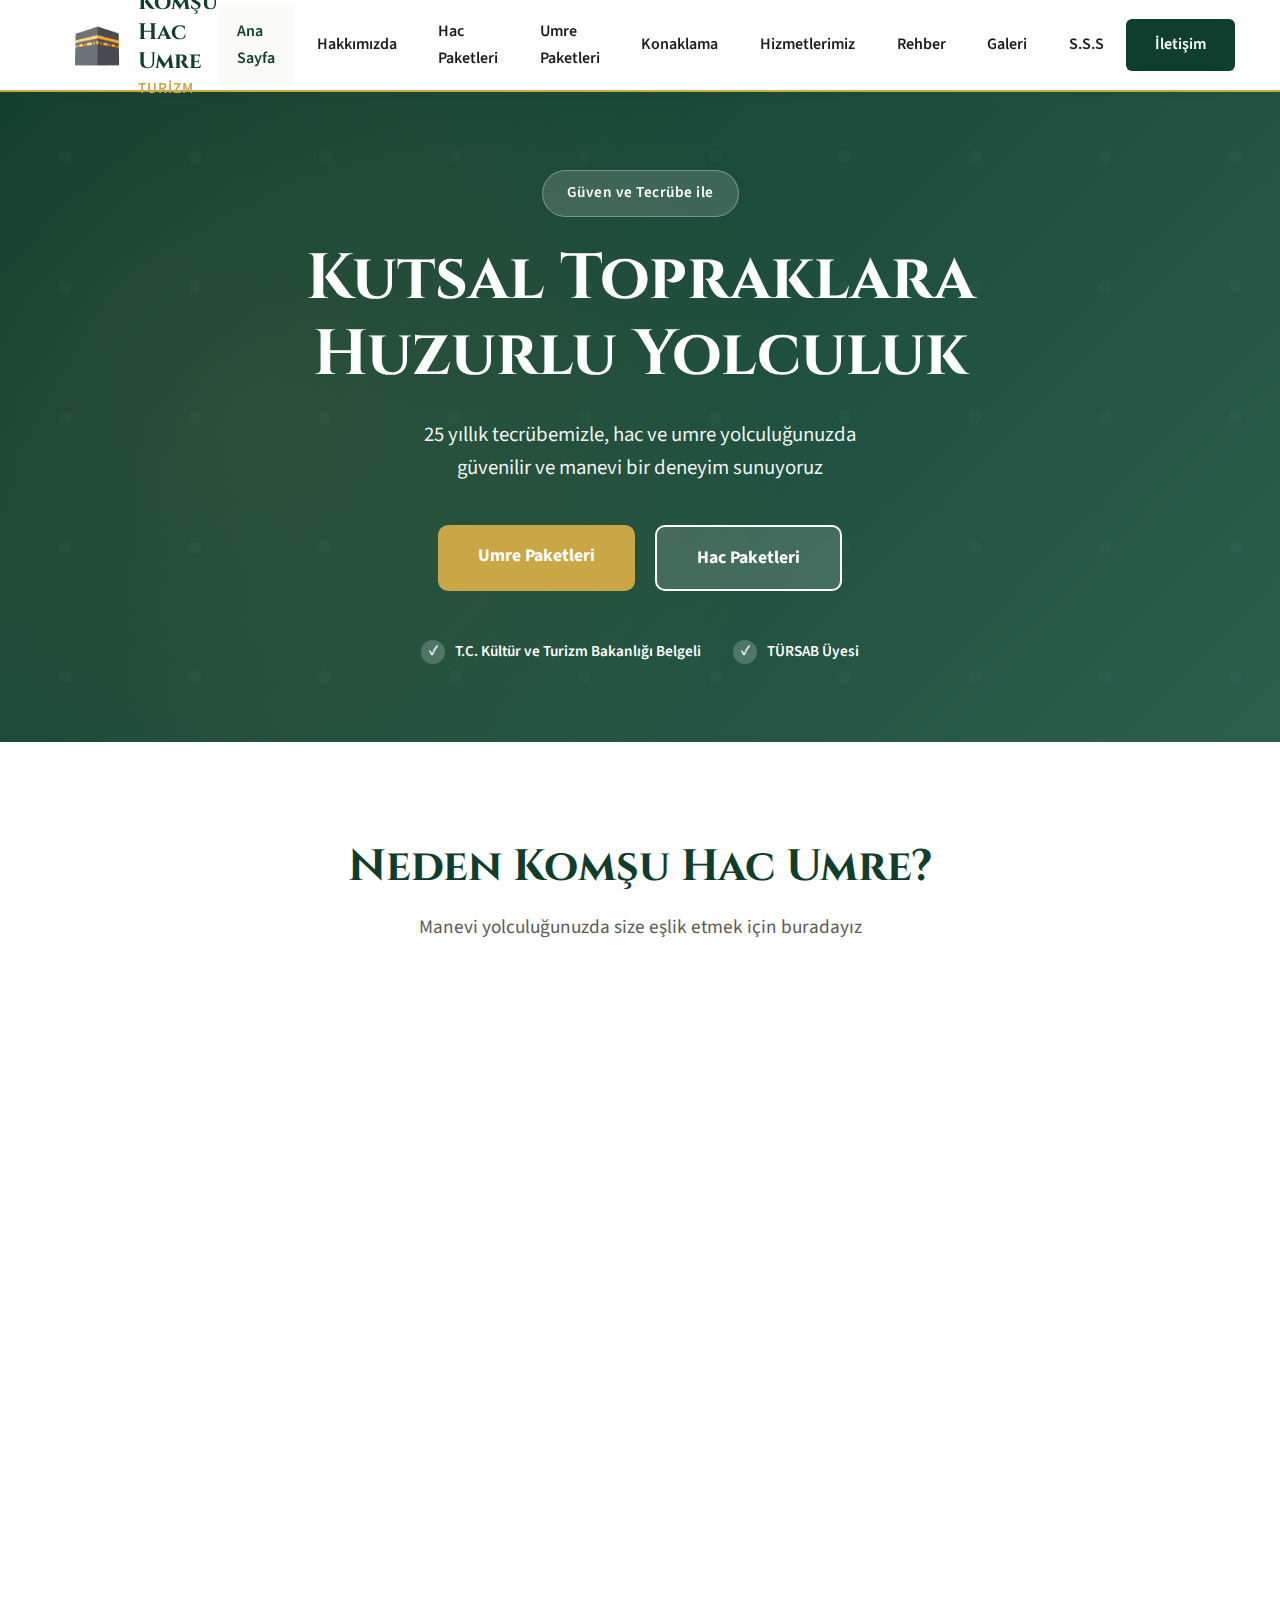
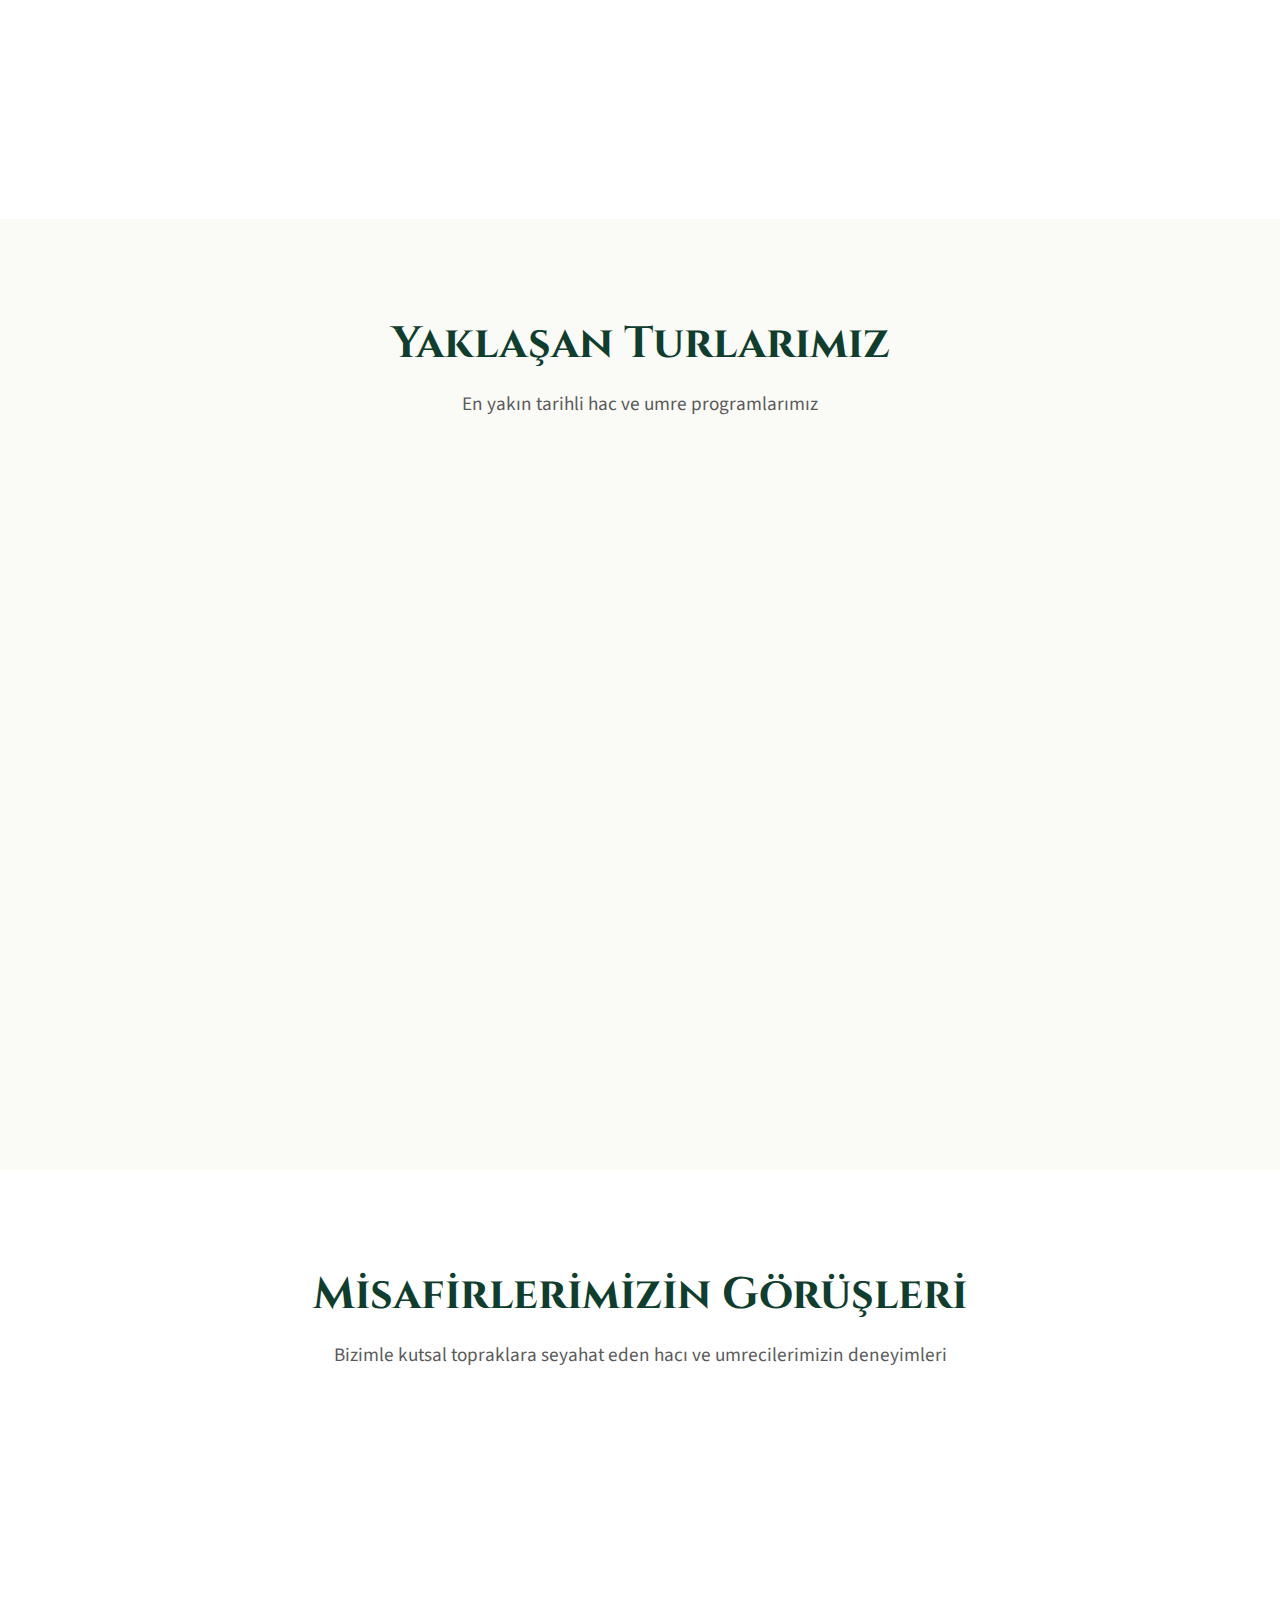
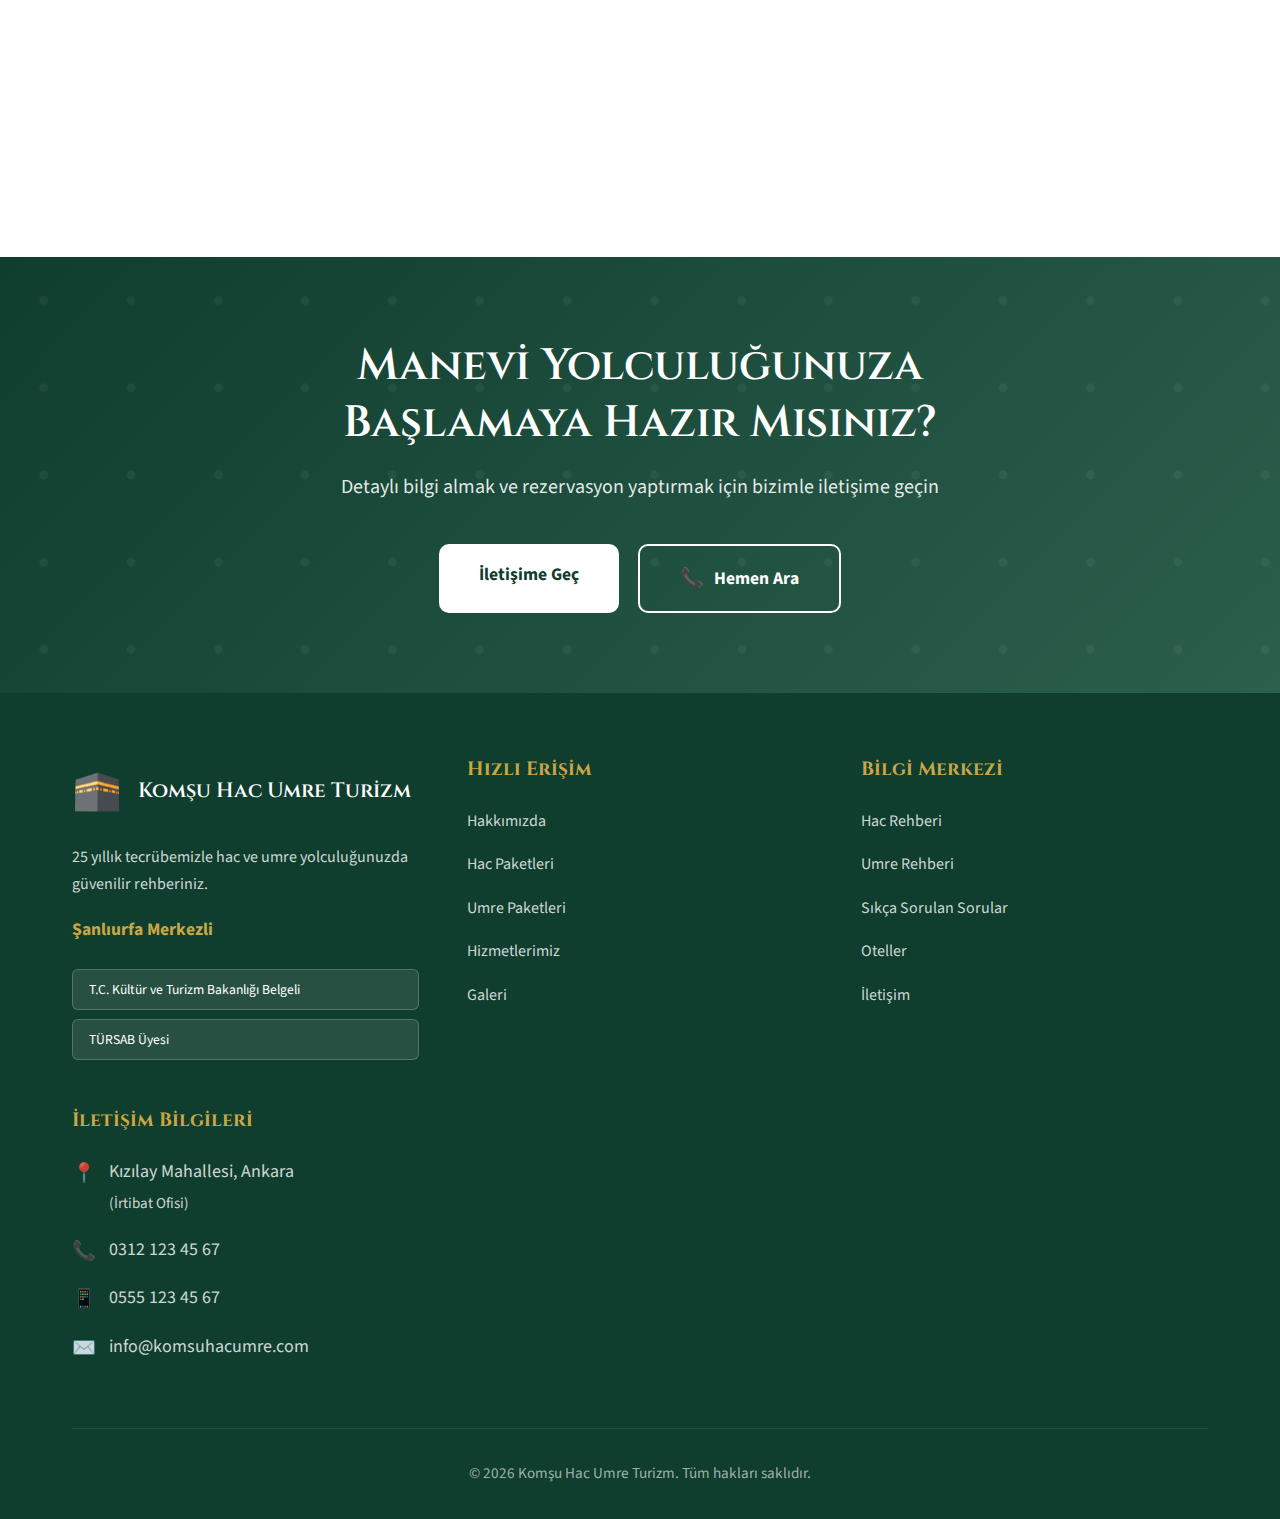
<file: index.html>
<!DOCTYPE html>

<html lang="tr">
<head>
    
    <meta charset="UTF-8">
    <meta name="viewport" content="width=device-width, initial-scale=1.0">
    <title>Komşu Hac Umre Turizm - Şanlıurfa Merkezli Güvenilir Hac ve Umre Organizasyonu</title>
    <link rel="preconnect" href="https://fonts.googleapis.com">
    <link rel="preconnect" href="https://fonts.gstatic.com" crossorigin>
    <link href="https://fonts.googleapis.com/css2?family=Cinzel:wght@400;600;700&family=Source+Sans+Pro:wght@300;400;600;700&display=swap" rel="stylesheet">
    <link rel="stylesheet" href="styles.css">
</head>
<body>
    <!-- Navigation -->
    <nav class="main-nav" id="mainNav">
        <div class="nav-container">
            <div class="nav-logo">
                <div class="logo-icon">🕋</div>
                <div class="logo-text">
                    <h1>Komşu Hac Umre</h1>
                    <p>Turizm</p>
                </div>
            </div>
            <ul class="nav-menu" id="navMenu">
                <li><a href="index.html" class="active">Ana Sayfa</a></li>
                <li><a href="hakkimizda.html">Hakkımızda</a></li>
                <li><a href="hac-paketleri.html">Hac Paketleri</a></li>
                <li><a href="umre-paketleri.html">Umre Paketleri</a></li>
                <li><a href="konaklama.html">Konaklama</a></li>
                <li><a href="hizmetlerimiz.html">Hizmetlerimiz</a></li>
                <li><a href="rehber.html">Rehber</a></li>
                <li><a href="galeri.html">Galeri</a></li>
                <li><a href="sss.html">S.S.S</a></li>
                <li><a href="iletisim.html" class="nav-cta">İletişim</a></li>
            </ul>
            <button class="mobile-toggle" id="mobileToggle">
                <span></span>
                <span></span>
                <span></span>
            </button>
        </div>
    </nav>

    <!-- Hero Section -->
    <section class="hero">
        <div class="hero-overlay"></div>
        <div class="hero-content">
            <div class="hero-badge">Güven ve Tecrübe ile</div>
            <h1 class="hero-title">Kutsal Topraklara<br>Huzurlu Yolculuk</h1>
            <p class="hero-subtitle">25 yıllık tecrübemizle, hac ve umre yolculuğunuzda<br>güvenilir ve manevi bir deneyim sunuyoruz</p>
            <div class="hero-buttons">
                <a href="umre-paketleri.html" class="btn btn-primary">Umre Paketleri</a>
                <a href="hac-paketleri.html" class="btn btn-secondary">Hac Paketleri</a>
            </div>
            <div class="hero-trust">
                <div class="trust-item">
                    <div class="trust-icon">✓</div>
                    <span>T.C. Kültür ve Turizm Bakanlığı Belgeli</span>
                </div>
                <div class="trust-item">
                    <div class="trust-icon">✓</div>
                    <span>TÜRSAB Üyesi</span>
                </div>
            </div>
        </div>
    </section>

    <!-- Why Choose Us -->
    <section class="why-choose">
        <div class="container">
            <div class="section-header">
                <h2 class="section-title">Neden Komşu Hac Umre?</h2>
                <p class="section-subtitle">Manevi yolculuğunuzda size eşlik etmek için buradayız</p>
            </div>
            <div class="features-grid">
                <div class="feature-card">
                    <div class="feature-icon">📜</div>
                    <h3>25 Yıllık Tecrübe</h3>
                    <p>Çeyrek asırlık deneyimimizle binlerce hacı ve umreciyi kutsal topraklara ulaştırdık.</p>
                </div>
                <div class="feature-card">
                    <div class="feature-icon">🏨</div>
                    <h3>Harem'e Yakın Oteller</h3>
                    <p>Mekke ve Medine'de Harem'e yürüme mesafesinde, konforlu konaklama imkanları.</p>
                </div>
                <div class="feature-card">
                    <div class="feature-icon">👥</div>
                    <h3>Uzman Rehberlik</h3>
                    <p>Deneyimli din görevlileri ve rehberlerimiz size manevi yolculuğunuzda eşlik eder.</p>
                </div>
                <div class="feature-card">
                    <div class="feature-icon">🍽️</div>
                    <h3>Kaliteli Hizmet</h3>
                    <p>Ulaşımdan konaklamaya, yemeklerden ziyaretlere kadar her detayda kalite.</p>
                </div>
                <div class="feature-card">
                    <div class="feature-icon">✈️</div>
                    <h3>Direkt Uçuşlar</h3>
                    <p>Türk Hava Yolları ile konforlu ve güvenli seyahat imkanı.</p>
                </div>
                <div class="feature-card">
                    <div class="feature-icon">🤲</div>
                    <h3>Manevi Destek</h3>
                    <p>İbadetleriniz ve dualarınız için rehberlik ve bilgilendirme hizmeti.</p>
                </div>
            </div>
        </div>
    </section>

    <!-- Upcoming Tours -->
    <section class="upcoming-tours">
        <div class="container">
            <div class="section-header">
                <h2 class="section-title">Yaklaşan Turlarımız</h2>
                <p class="section-subtitle">En yakın tarihli hac ve umre programlarımız</p>
            </div>
            <div class="tours-grid">
                <div class="tour-card">
                    <div class="tour-badge">Umre</div>
                    <div class="tour-image"></div>
                    <div class="tour-content">
                        <h3>Ramazan Umresi</h3>
                        <div class="tour-details">
                            <div class="tour-detail">
                                <span class="detail-label">Tarih:</span>
                                <span class="detail-value">15-25 Mart 2026</span>
                            </div>
                            <div class="tour-detail">
                                <span class="detail-label">Süre:</span>
                                <span class="detail-value">10 Gün</span>
                            </div>
                            <div class="tour-detail">
                                <span class="detail-label">Konaklama:</span>
                                <span class="detail-value">5 Yıldızlı - Harem Manzaralı</span>
                            </div>
                        </div>
                        <a href="umre-paketleri.html" class="tour-link">Detayları İncele →</a>
                    </div>
                </div>
                <div class="tour-card featured">
                    <div class="tour-badge premium">Hac</div>
                    <div class="tour-image"></div>
                    <div class="tour-content">
                        <h3>2026 Hac Dönemi</h3>
                        <div class="tour-details">
                            <div class="tour-detail">
                                <span class="detail-label">Tarih:</span>
                                <span class="detail-value">Haziran 2026</span>
                            </div>
                            <div class="tour-detail">
                                <span class="detail-label">Süre:</span>
                                <span class="detail-value">40 Gün</span>
                            </div>
                            <div class="tour-detail">
                                <span class="detail-label">Konaklama:</span>
                                <span class="detail-value">VIP - Harem'e 200m</span>
                            </div>
                        </div>
                        <a href="hac-paketleri.html" class="tour-link">Detayları İncele →</a>
                    </div>
                </div>
                <div class="tour-card">
                    <div class="tour-badge">Umre</div>
                    <div class="tour-image"></div>
                    <div class="tour-content">
                        <h3>Nisan Ekonomi Umresi</h3>
                        <div class="tour-details">
                            <div class="tour-detail">
                                <span class="detail-label">Tarih:</span>
                                <span class="detail-value">5-12 Nisan 2026</span>
                            </div>
                            <div class="tour-detail">
                                <span class="detail-label">Süre:</span>
                                <span class="detail-value">7 Gün</span>
                            </div>
                            <div class="tour-detail">
                                <span class="detail-label">Konaklama:</span>
                                <span class="detail-value">4 Yıldızlı - Merkezi</span>
                            </div>
                        </div>
                        <a href="umre-paketleri.html" class="tour-link">Detayları İncele →</a>
                    </div>
                </div>
            </div>
        </div>
    </section>

    <!-- Testimonials -->
    <section class="testimonials">
        <div class="container">
            <div class="section-header">
                <h2 class="section-title">Misafirlerimizin Görüşleri</h2>
                <p class="section-subtitle">Bizimle kutsal topraklara seyahat eden hacı ve umrecilerimizin deneyimleri</p>
            </div>
            <div class="testimonials-grid">
                <div class="testimonial-card">
                    <div class="testimonial-quote">"</div>
                    <p class="testimonial-text">Her konuda ilgili ve yardımcı oldular. Otellerimiz Harem'e çok yakındı, yemekler çok lezzetliydi. Allah razı olsun tüm ekipten.</p>
                    <div class="testimonial-author">
                        <div class="author-avatar">FY</div>
                        <div class="author-info">
                            <div class="author-name">Fatma Yılmaz</div>
                            <div class="author-tour">Ramazan Umresi 2025</div>
                        </div>
                    </div>
                </div>
                <div class="testimonial-card">
                    <div class="testimonial-quote">"</div>
                    <p class="testimonial-text">Hac organizasyonu mükemmeldi. Rehberlerimiz çok bilgiliydi. Anne babamı gönül rahatlığıyla emanet ettim, onlar da çok memnun döndüler.</p>
                    <div class="testimonial-author">
                        <div class="author-avatar">MK</div>
                        <div class="author-info">
                            <div class="author-name">Mehmet Kaya</div>
                            <div class="author-tour">Hac 2024</div>
                        </div>
                    </div>
                </div>
                <div class="testimonial-card">
                    <div class="testimonial-quote">"</div>
                    <p class="testimonial-text">Üçüncü kez Komşu Hac Umre ile gidiyorum. Güven ve kalite arıyorsanız doğru adrestesiniz. Her şey planlandığı gibi gerçekleşti.</p>
                    <div class="testimonial-author">
                        <div class="author-avatar">AÖ</div>
                        <div class="author-info">
                            <div class="author-name">Ayşe Özdemir</div>
                            <div class="author-tour">Umre 2025</div>
                        </div>
                    </div>
                </div>
            </div>
        </div>
    </section>

    <!-- CTA Section -->
    <section class="cta-section">
        <div class="container">
            <div class="cta-content">
                <h2>Manevi Yolculuğunuza Başlamaya Hazır Mısınız?</h2>
                <p>Detaylı bilgi almak ve rezervasyon yaptırmak için bizimle iletişime geçin</p>
                <div class="cta-buttons">
                    <a href="iletisim.html" class="btn btn-primary-inverse">İletişime Geç</a>
                    <a href="tel:+905551234567" class="btn btn-secondary-inverse">
                        <span class="btn-icon">📞</span> Hemen Ara
                    </a>
                </div>
            </div>
        </div>
    </section>

    <!-- Footer -->
    <footer class="main-footer">
        <div class="container">
            <div class="footer-grid">
                <div class="footer-col">
                    <div class="footer-logo">
                        <div class="logo-icon">🕋</div>
                        <h3>Komşu Hac Umre Turizm</h3>
                    </div>
                    <p class="footer-desc">25 yıllık tecrübemizle hac ve umre yolculuğunuzda güvenilir rehberiniz.</p>
                    <p class="footer-origin"><strong>Şanlıurfa Merkezli</strong></p>
                    <div class="footer-badges">
                        <div class="badge-item">T.C. Kültür ve Turizm Bakanlığı Belgeli</div>
                        <div class="badge-item">TÜRSAB Üyesi</div>
                    </div>
                </div>
                <div class="footer-col">
                    <h4>Hızlı Erişim</h4>
                    <ul class="footer-links">
                        <li><a href="hakkimizda.html">Hakkımızda</a></li>
                        <li><a href="hac-paketleri.html">Hac Paketleri</a></li>
                        <li><a href="umre-paketleri.html">Umre Paketleri</a></li>
                        <li><a href="hizmetlerimiz.html">Hizmetlerimiz</a></li>
                        <li><a href="galeri.html">Galeri</a></li>
                    </ul>
                </div>
                <div class="footer-col">
                    <h4>Bilgi Merkezi</h4>
                    <ul class="footer-links">
                        <li><a href="rehber.html">Hac Rehberi</a></li>
                        <li><a href="rehber.html">Umre Rehberi</a></li>
                        <li><a href="sss.html">Sıkça Sorulan Sorular</a></li>
                        <li><a href="konaklama.html">Oteller</a></li>
                        <li><a href="iletisim.html">İletişim</a></li>
                    </ul>
                </div>
                <div class="footer-col">
                    <h4>İletişim Bilgileri</h4>
                    <ul class="footer-contact">
                        <li>
                            <span class="contact-icon">📍</span>
                            <span>Kızılay Mahallesi, Ankara<br><small>(İrtibat Ofisi)</small></span>
                        </li>
                        <li>
                            <span class="contact-icon">📞</span>
                            <a href="tel:+903121234567">0312 123 45 67</a>
                        </li>
                        <li>
                            <span class="contact-icon">📱</span>
                            <a href="https://wa.me/905551234567">0555 123 45 67</a>
                        </li>
                        <li>
                            <span class="contact-icon">✉️</span>
                            <a href="mailto:info@komsuhacumre.com">info@komsuhacumre.com</a>
                        </li>
                    </ul>
                </div>
            </div>
            <div class="footer-bottom">
                <p>&copy; 2026 Komşu Hac Umre Turizm. Tüm hakları saklıdır.</p>
            </div>
        </div>
    </footer>

    <script src="main.js"></script>
</body>
</html>
</file>
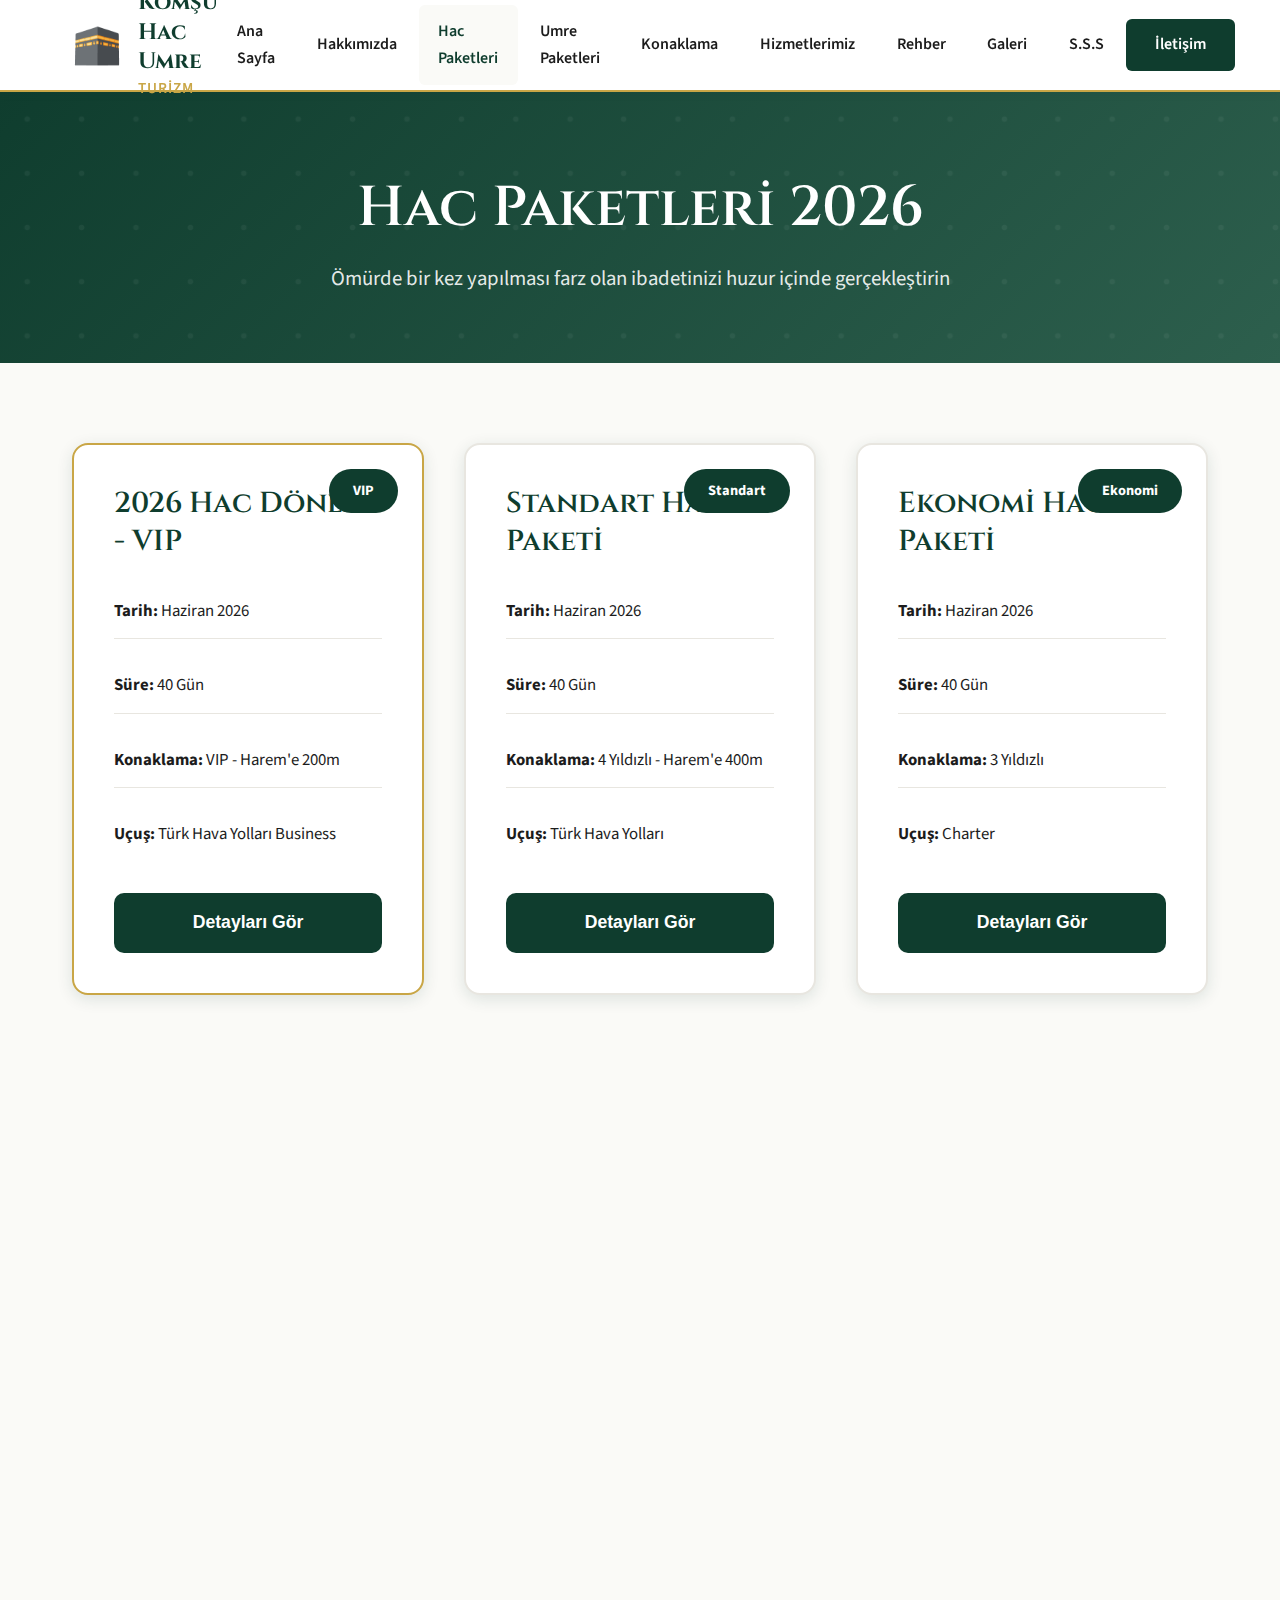
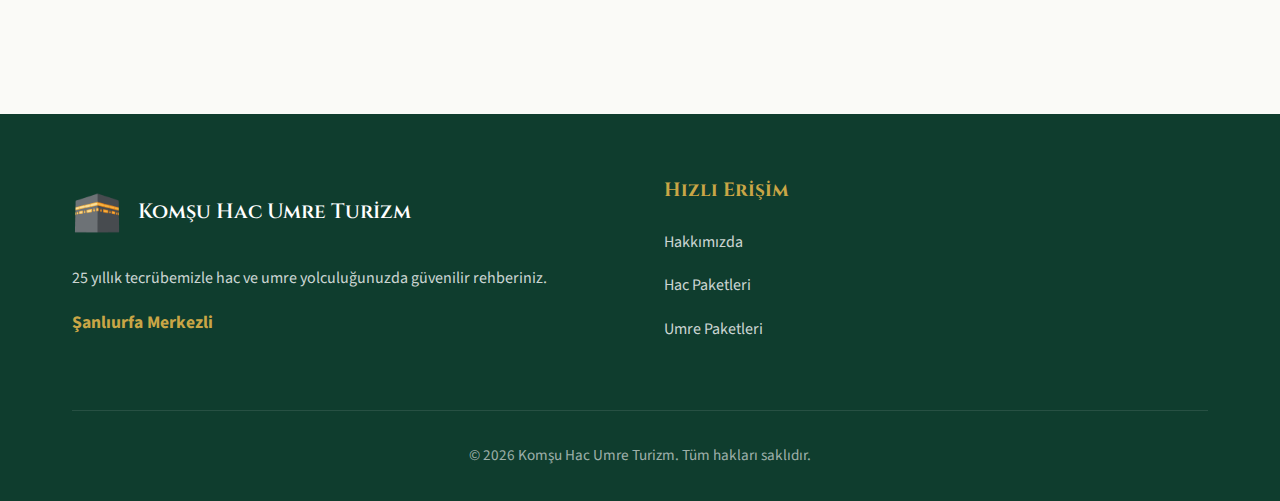
<file: hac-paketleri.html>
<!DOCTYPE html>
<html lang="tr">
<head>
    <meta charset="UTF-8">
    <meta name="viewport" content="width=device-width, initial-scale=1.0">
    <title>Hac Paketleri - Komşu Hac Umre Turizm</title>
    <link href="https://fonts.googleapis.com/css2?family=Cinzel:wght@400;600;700&family=Source+Sans+Pro:wght@300;400;600;700&display=swap" rel="stylesheet">
    <link rel="stylesheet" href="styles.css">
</head>
<body>
    <nav class="main-nav" id="mainNav">
        <div class="nav-container">
            <div class="nav-logo">
                <div class="logo-icon">🕋</div>
                <div class="logo-text">
                    <h1>Komşu Hac Umre</h1>
                    <p>Turizm</p>
                </div>
            </div>
            <ul class="nav-menu" id="navMenu">
                <li><a href="index.html">Ana Sayfa</a></li>
                <li><a href="hakkimizda.html">Hakkımızda</a></li>
                <li><a href="hac-paketleri.html" class="active">Hac Paketleri</a></li>
                <li><a href="umre-paketleri.html">Umre Paketleri</a></li>
                <li><a href="konaklama.html">Konaklama</a></li>
                <li><a href="hizmetlerimiz.html">Hizmetlerimiz</a></li>
                <li><a href="rehber.html">Rehber</a></li>
                <li><a href="galeri.html">Galeri</a></li>
                <li><a href="sss.html">S.S.S</a></li>
                <li><a href="iletisim.html" class="nav-cta">İletişim</a></li>
            </ul>
            <button class="mobile-toggle" id="mobileToggle"><span></span><span></span><span></span></button>
        </div>
    </nav>

    <section class="page-header">
        <div class="container">
            <h1 class="page-title">Hac Paketleri 2026</h1>
            <p class="page-subtitle">Ömürde bir kez yapılması farz olan ibadetinizi huzur içinde gerçekleştirin</p>
        </div>
    </section>

    <section class="packages-section">
        <div class="container">
            <div class="packages-grid" id="packagesGrid">
                <div class="package-card premium" data-package="1">
                    <div class="package-badge">VIP</div>
                    <h3>2026 Hac Dönemi - VIP</h3>
                    <div class="package-info">
                        <p><strong>Tarih:</strong> Haziran 2026</p>
                        <p><strong>Süre:</strong> 40 Gün</p>
                        <p><strong>Konaklama:</strong> VIP - Harem'e 200m</p>
                        <p><strong>Uçuş:</strong> Türk Hava Yolları Business</p>
                    </div>
                    <button class="package-btn" onclick="showPackageDetail(1)">Detayları Gör</button>
                </div>

                <div class="package-card" data-package="2">
                    <div class="package-badge">Standart</div>
                    <h3>Standart Hac Paketi</h3>
                    <div class="package-info">
                        <p><strong>Tarih:</strong> Haziran 2026</p>
                        <p><strong>Süre:</strong> 40 Gün</p>
                        <p><strong>Konaklama:</strong> 4 Yıldızlı - Harem'e 400m</p>
                        <p><strong>Uçuş:</strong> Türk Hava Yolları</p>
                    </div>
                    <button class="package-btn" onclick="showPackageDetail(2)">Detayları Gör</button>
                </div>

                <div class="package-card" data-package="3">
                    <div class="package-badge">Ekonomi</div>
                    <h3>Ekonomi Hac Paketi</h3>
                    <div class="package-info">
                        <p><strong>Tarih:</strong> Haziran 2026</p>
                        <p><strong>Süre:</strong> 40 Gün</p>
                        <p><strong>Konaklama:</strong> 3 Yıldızlı</p>
                        <p><strong>Uçuş:</strong> Charter</p>
                    </div>
                    <button class="package-btn" onclick="showPackageDetail(3)">Detayları Gör</button>
                </div>

                <div class="package-card" data-package="4">
                    <div class="package-badge">Konforlu</div>
                    <h3>Konforlu Hac Paketi</h3>
                    <div class="package-info">
                        <p><strong>Tarih:</strong> Haziran 2026</p>
                        <p><strong>Süre:</strong> 40 Gün</p>
                        <p><strong>Konaklama:</strong> 5 Yıldızlı - Harem'e 300m</p>
                        <p><strong>Uçuş:</strong> Türk Hava Yolları</p>
                    </div>
                    <button class="package-btn" onclick="showPackageDetail(4)">Detayları Gör</button>
                </div>

                <div class="package-card" data-package="5">
                    <div class="package-badge">Aile</div>
                    <h3>Aile Hac Paketi</h3>
                    <div class="package-info">
                        <p><strong>Tarih:</strong> Haziran 2026</p>
                        <p><strong>Süre:</strong> 40 Gün</p>
                        <p><strong>Konaklama:</strong> 4 Yıldızlı - Aile odaları</p>
                        <p><strong>Uçuş:</strong> Türk Hava Yolları</p>
                    </div>
                    <button class="package-btn" onclick="showPackageDetail(5)">Detayları Gör</button>
                </div>

                <div class="package-card" data-package="6">
                    <div class="package-badge">Genç</div>
                    <h3>Genç Hac Paketi</h3>
                    <div class="package-info">
                        <p><strong>Tarih:</strong> Haziran 2026</p>
                        <p><strong>Süre:</strong> 40 Gün</p>
                        <p><strong>Konaklama:</strong> 3 Yıldızlı</p>
                        <p><strong>Uçuş:</strong> Ekonomi</p>
                    </div>
                    <button class="package-btn" onclick="showPackageDetail(6)">Detayları Gör</button>
                </div>
            </div>

            <div class="package-detail" id="packageDetail" style="display:none;">
                <button class="close-detail" onclick="closePackageDetail()">✕</button>
                <div id="detailContent"></div>
            </div>
        </div>
    </section>

    <footer class="main-footer">
        <div class="container">
            <div class="footer-grid">
                <div class="footer-col">
                    <div class="footer-logo">
                        <div class="logo-icon">🕋</div>
                        <h3>Komşu Hac Umre Turizm</h3>
                    </div>
                    <p class="footer-desc">25 yıllık tecrübemizle hac ve umre yolculuğunuzda güvenilir rehberiniz.</p>
                    <p class="footer-origin"><strong>Şanlıurfa Merkezli</strong></p>
                </div>
                <div class="footer-col">
                    <h4>Hızlı Erişim</h4>
                    <ul class="footer-links">
                        <li><a href="hakkimizda.html">Hakkımızda</a></li>
                        <li><a href="hac-paketleri.html">Hac Paketleri</a></li>
                        <li><a href="umre-paketleri.html">Umre Paketleri</a></li>
                    </ul>
                </div>
            </div>
            <div class="footer-bottom">
                <p>&copy; 2026 Komşu Hac Umre Turizm. Tüm hakları saklıdır.</p>
            </div>
        </div>
    </footer>

    <script src="main.js"></script>
</body>
</html>
</file>
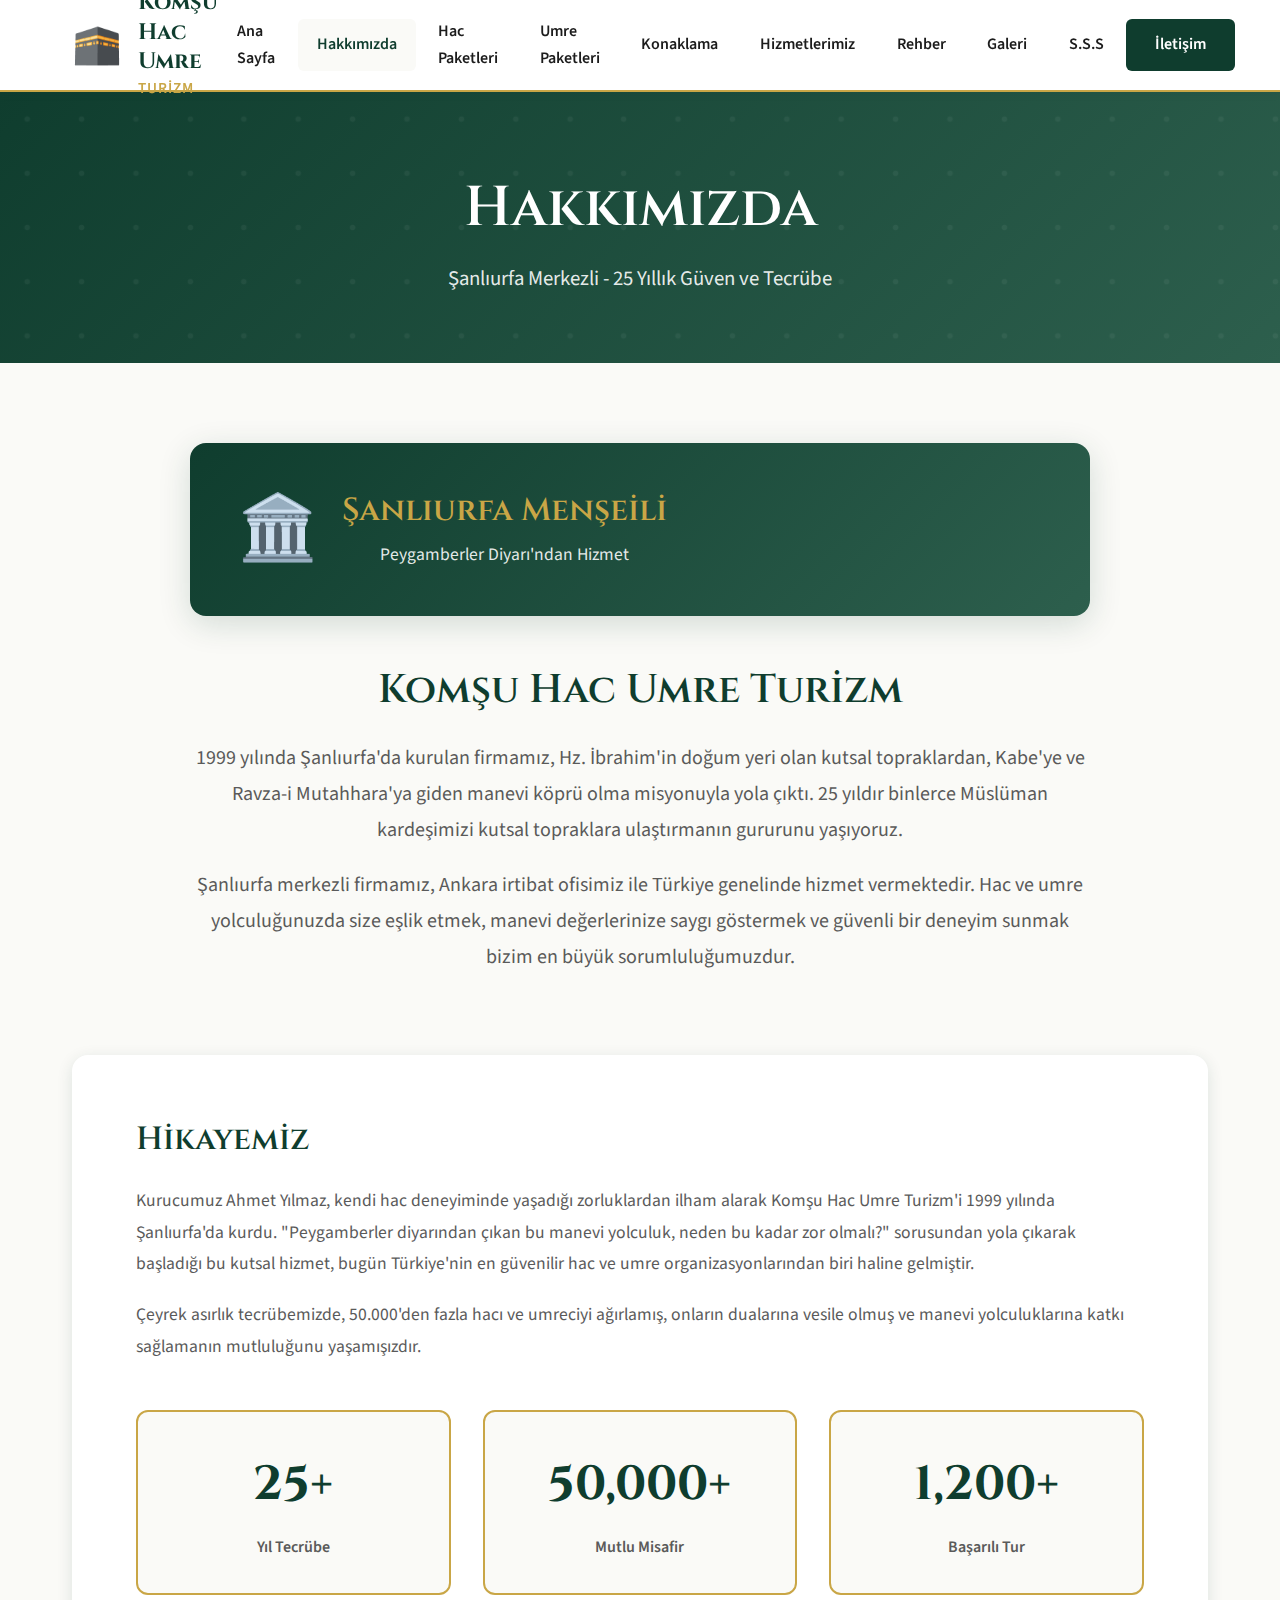
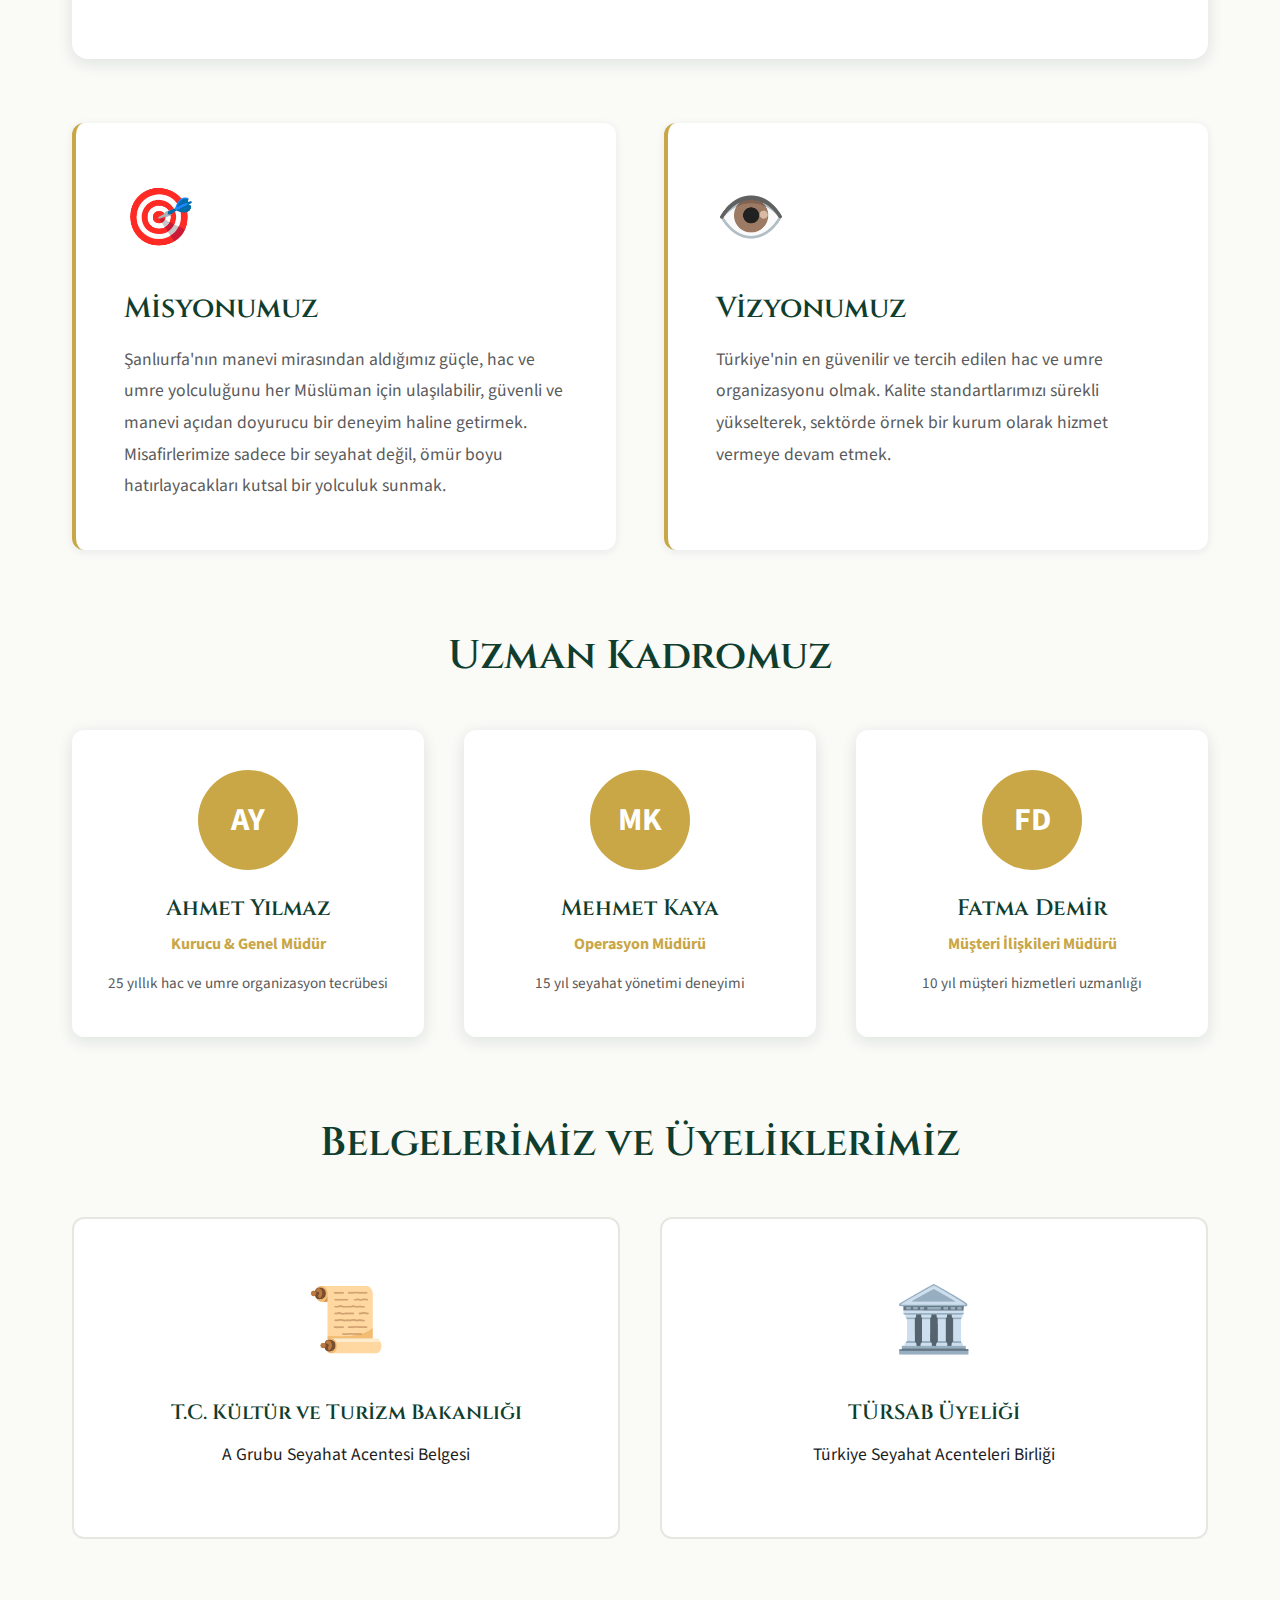
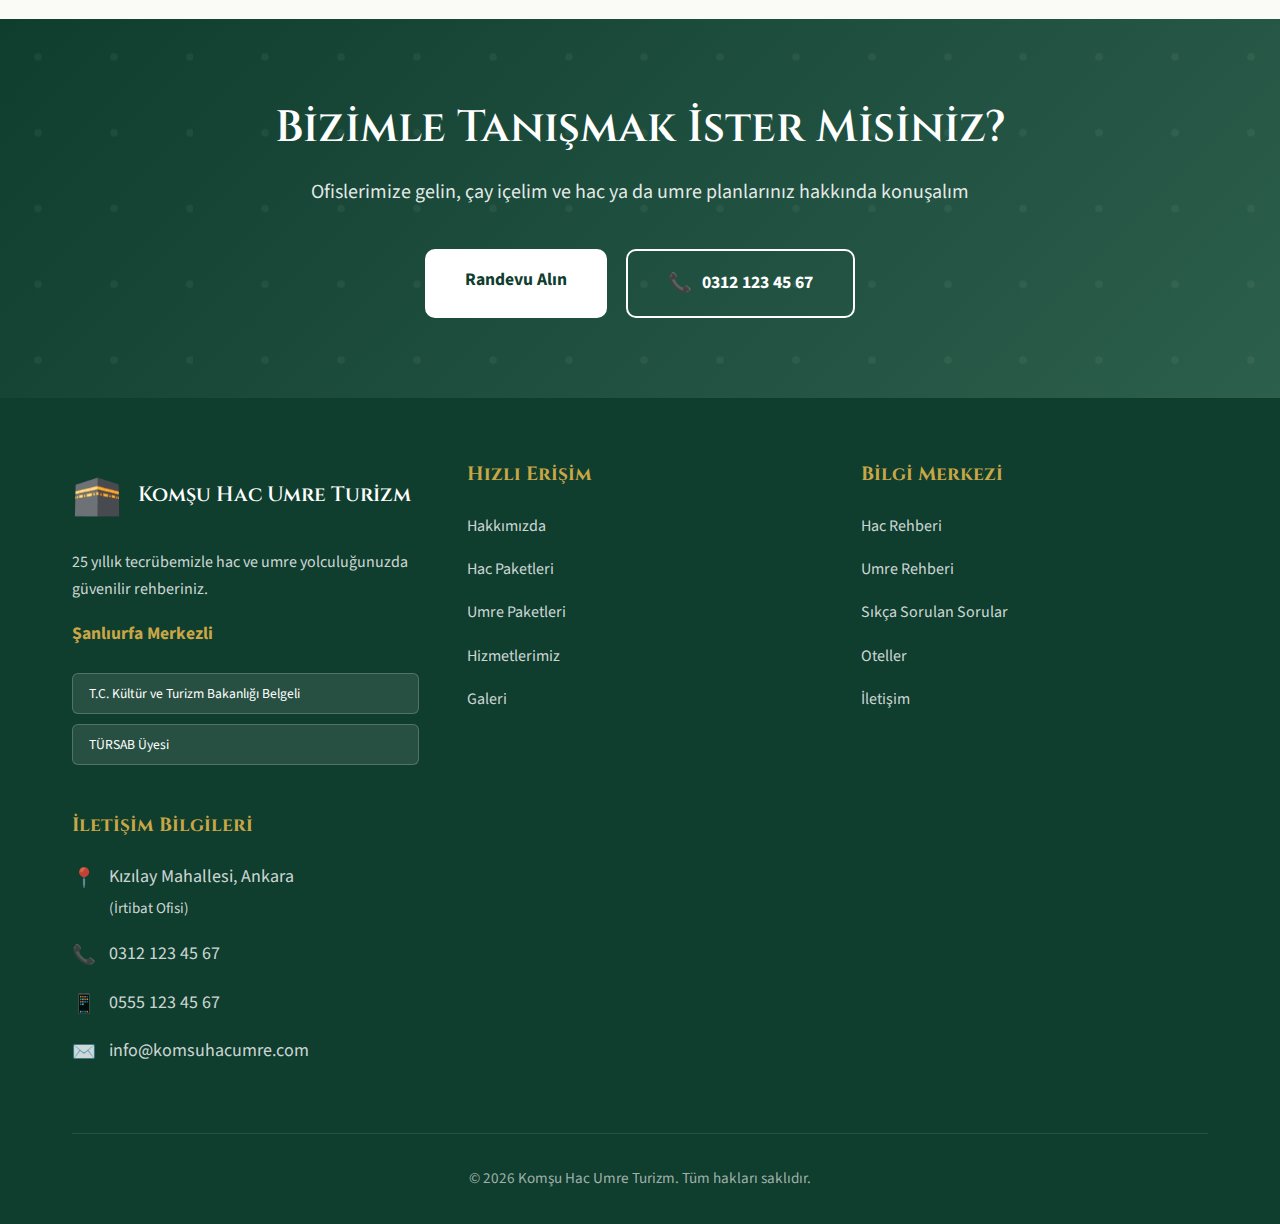
<file: hakkimizda.html>
<!DOCTYPE html>
<html lang="tr">
<head>
    <meta charset="UTF-8">
    <meta name="viewport" content="width=device-width, initial-scale=1.0">
    <title>Hakkımızda - Komşu Hac Umre Turizm</title>
    <link href="https://fonts.googleapis.com/css2?family=Cinzel:wght@400;600;700&family=Source+Sans+Pro:wght@300;400;600;700&display=swap" rel="stylesheet">
    <link rel="stylesheet" href="styles.css">
</head>
<body>
    <nav class="main-nav" id="mainNav">
        <div class="nav-container">
            <div class="nav-logo">
                <div class="logo-icon">🕋</div>
                <div class="logo-text">
                    <h1>Komşu Hac Umre</h1>
                    <p>Turizm</p>
                </div>
            </div>
            <ul class="nav-menu" id="navMenu">
                <li><a href="index.html">Ana Sayfa</a></li>
                <li><a href="hakkimizda.html" class="active">Hakkımızda</a></li>
                <li><a href="hac-paketleri.html">Hac Paketleri</a></li>
                <li><a href="umre-paketleri.html">Umre Paketleri</a></li>
                <li><a href="konaklama.html">Konaklama</a></li>
                <li><a href="hizmetlerimiz.html">Hizmetlerimiz</a></li>
                <li><a href="rehber.html">Rehber</a></li>
                <li><a href="galeri.html">Galeri</a></li>
                <li><a href="sss.html">S.S.S</a></li>
                <li><a href="iletisim.html" class="nav-cta">İletişim</a></li>
            </ul>
            <button class="mobile-toggle" id="mobileToggle"><span></span><span></span><span></span></button>
        </div>
    </nav>

    <section class="page-header">
        <div class="container">
            <h1 class="page-title">Hakkımızda</h1>
            <p class="page-subtitle">Şanlıurfa Merkezli - 25 Yıllık Güven ve Tecrübe</p>
        </div>
    </section>

    <section class="about-content">
        <div class="container">
            <div class="about-intro">
                <div class="origin-badge">
                    <span class="badge-icon">🏛️</span>
                    <div class="badge-text">
                        <h3>Şanlıurfa Menşeili</h3>
                        <p>Peygamberler Diyarı'ndan Hizmet</p>
                    </div>
                </div>
                <h2>Komşu Hac Umre Turizm</h2>
                <p class="lead-text">1999 yılında Şanlıurfa'da kurulan firmamız, Hz. İbrahim'in doğum yeri olan kutsal topraklardan, Kabe'ye ve Ravza-i Mutahhara'ya giden manevi köprü olma misyonuyla yola çıktı. 25 yıldır binlerce Müslüman kardeşimizi kutsal topraklara ulaştırmanın gururunu yaşıyoruz.</p>
                <p class="lead-text">Şanlıurfa merkezli firmamız, Ankara irtibat ofisimiz ile Türkiye genelinde hizmet vermektedir. Hac ve umre yolculuğunuzda size eşlik etmek, manevi değerlerinize saygı göstermek ve güvenli bir deneyim sunmak bizim en büyük sorumluluğumuzdur.</p>
            </div>

            <div class="story-section">
                <div class="story-content">
                    <h3>Hikayemiz</h3>
                    <p>Kurucumuz Ahmet Yılmaz, kendi hac deneyiminde yaşadığı zorluklardan ilham alarak Komşu Hac Umre Turizm'i 1999 yılında Şanlıurfa'da kurdu. "Peygamberler diyarından çıkan bu manevi yolculuk, neden bu kadar zor olmalı?" sorusundan yola çıkarak başladığı bu kutsal hizmet, bugün Türkiye'nin en güvenilir hac ve umre organizasyonlarından biri haline gelmiştir.</p>
                    <p>Çeyrek asırlık tecrübemizde, 50.000'den fazla hacı ve umreciyi ağırlamış, onların dualarına vesile olmuş ve manevi yolculuklarına katkı sağlamanın mutluluğunu yaşamışızdır.</p>
                </div>
                <div class="story-stats">
                    <div class="stat-card">
                        <div class="stat-number">25+</div>
                        <div class="stat-label">Yıl Tecrübe</div>
                    </div>
                    <div class="stat-card">
                        <div class="stat-number">50,000+</div>
                        <div class="stat-label">Mutlu Misafir</div>
                    </div>
                    <div class="stat-card">
                        <div class="stat-number">1,200+</div>
                        <div class="stat-label">Başarılı Tur</div>
                    </div>
                </div>
            </div>

            <div class="mission-vision">
                <div class="mv-card">
                    <div class="mv-icon">🎯</div>
                    <h3>Misyonumuz</h3>
                    <p>Şanlıurfa'nın manevi mirasından aldığımız güçle, hac ve umre yolculuğunu her Müslüman için ulaşılabilir, güvenli ve manevi açıdan doyurucu bir deneyim haline getirmek. Misafirlerimize sadece bir seyahat değil, ömür boyu hatırlayacakları kutsal bir yolculuk sunmak.</p>
                </div>
                <div class="mv-card">
                    <div class="mv-icon">👁️</div>
                    <h3>Vizyonumuz</h3>
                    <p>Türkiye'nin en güvenilir ve tercih edilen hac ve umre organizasyonu olmak. Kalite standartlarımızı sürekli yükselterek, sektörde örnek bir kurum olarak hizmet vermeye devam etmek.</p>
                </div>
            </div>

            <div class="team-section">
                <h2>Uzman Kadromuz</h2>
                <div class="team-grid">
                    <div class="team-member">
                        <div class="member-avatar">AY</div>
                        <h4>Ahmet Yılmaz</h4>
                        <p class="member-role">Kurucu & Genel Müdür</p>
                        <p class="member-desc">25 yıllık hac ve umre organizasyon tecrübesi</p>
                    </div>
                    <div class="team-member">
                        <div class="member-avatar">MK</div>
                        <h4>Mehmet Kaya</h4>
                        <p class="member-role">Operasyon Müdürü</p>
                        <p class="member-desc">15 yıl seyahat yönetimi deneyimi</p>
                    </div>
                    <div class="team-member">
                        <div class="member-avatar">FD</div>
                        <h4>Fatma Demir</h4>
                        <p class="member-role">Müşteri İlişkileri Müdürü</p>
                        <p class="member-desc">10 yıl müşteri hizmetleri uzmanlığı</p>
                    </div>
                </div>
            </div>

            <div class="certifications">
                <h2>Belgelerimiz ve Üyeliklerimiz</h2>
                <div class="cert-grid">
                    <div class="cert-card">
                        <div class="cert-icon">📜</div>
                        <h4>T.C. Kültür ve Turizm Bakanlığı</h4>
                        <p>A Grubu Seyahat Acentesi Belgesi</p>
                    </div>
                    <div class="cert-card">
                        <div class="cert-icon">🏛️</div>
                        <h4>TÜRSAB Üyeliği</h4>
                        <p>Türkiye Seyahat Acenteleri Birliği</p>
                    </div>
                </div>
            </div>
        </div>
    </section>

    <section class="cta-section">
        <div class="container">
            <div class="cta-content">
                <h2>Bizimle Tanışmak İster Misiniz?</h2>
                <p>Ofislerimize gelin, çay içelim ve hac ya da umre planlarınız hakkında konuşalım</p>
                <div class="cta-buttons">
                    <a href="iletisim.html" class="btn btn-primary-inverse">Randevu Alın</a>
                    <a href="tel:+903121234567" class="btn btn-secondary-inverse">
                        <span class="btn-icon">📞</span> 0312 123 45 67
                    </a>
                </div>
            </div>
        </div>
    </section>

    <footer class="main-footer">
        <div class="container">
            <div class="footer-grid">
                <div class="footer-col">
                    <div class="footer-logo">
                        <div class="logo-icon">🕋</div>
                        <h3>Komşu Hac Umre Turizm</h3>
                    </div>
                    <p class="footer-desc">25 yıllık tecrübemizle hac ve umre yolculuğunuzda güvenilir rehberiniz.</p>
                    <p class="footer-origin"><strong>Şanlıurfa Merkezli</strong></p>
                    <div class="footer-badges">
                        <div class="badge-item">T.C. Kültür ve Turizm Bakanlığı Belgeli</div>
                        <div class="badge-item">TÜRSAB Üyesi</div>
                    </div>
                </div>
                <div class="footer-col">
                    <h4>Hızlı Erişim</h4>
                    <ul class="footer-links">
                        <li><a href="hakkimizda.html">Hakkımızda</a></li>
                        <li><a href="hac-paketleri.html">Hac Paketleri</a></li>
                        <li><a href="umre-paketleri.html">Umre Paketleri</a></li>
                        <li><a href="hizmetlerimiz.html">Hizmetlerimiz</a></li>
                        <li><a href="galeri.html">Galeri</a></li>
                    </ul>
                </div>
                <div class="footer-col">
                    <h4>Bilgi Merkezi</h4>
                    <ul class="footer-links">
                        <li><a href="rehber.html">Hac Rehberi</a></li>
                        <li><a href="rehber.html">Umre Rehberi</a></li>
                        <li><a href="sss.html">Sıkça Sorulan Sorular</a></li>
                        <li><a href="konaklama.html">Oteller</a></li>
                        <li><a href="iletisim.html">İletişim</a></li>
                    </ul>
                </div>
                <div class="footer-col">
                    <h4>İletişim Bilgileri</h4>
                    <ul class="footer-contact">
                        <li>
                            <span class="contact-icon">📍</span>
                            <span>Kızılay Mahallesi, Ankara<br><small>(İrtibat Ofisi)</small></span>
                        </li>
                        <li>
                            <span class="contact-icon">📞</span>
                            <a href="tel:+903121234567">0312 123 45 67</a>
                        </li>
                        <li>
                            <span class="contact-icon">📱</span>
                            <a href="https://wa.me/905551234567">0555 123 45 67</a>
                        </li>
                        <li>
                            <span class="contact-icon">✉️</span>
                            <a href="mailto:info@komsuhacumre.com">info@komsuhacumre.com</a>
                        </li>
                    </ul>
                </div>
            </div>
            <div class="footer-bottom">
                <p>&copy; 2026 Komşu Hac Umre Turizm. Tüm hakları saklıdır.</p>
            </div>
        </div>
    </footer>

    <script src="main.js"></script>
</body>
</html>
</file>
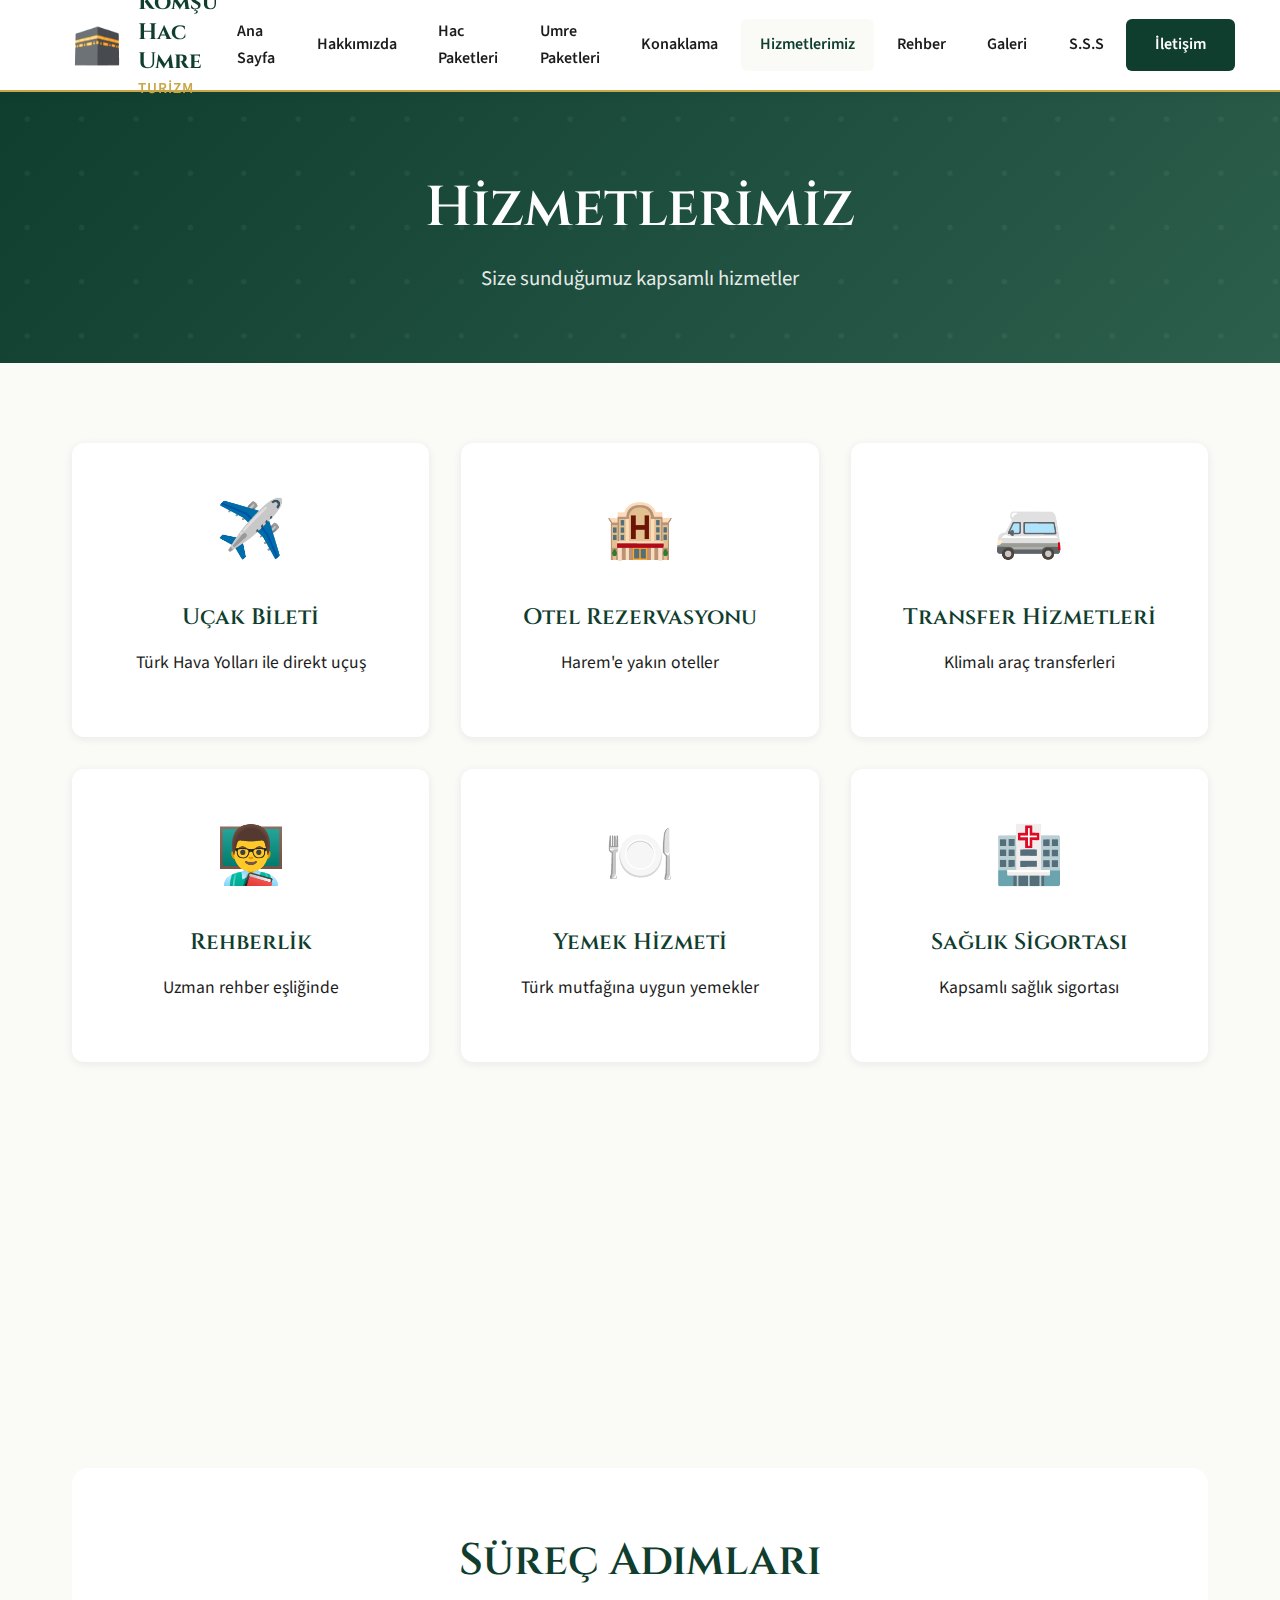
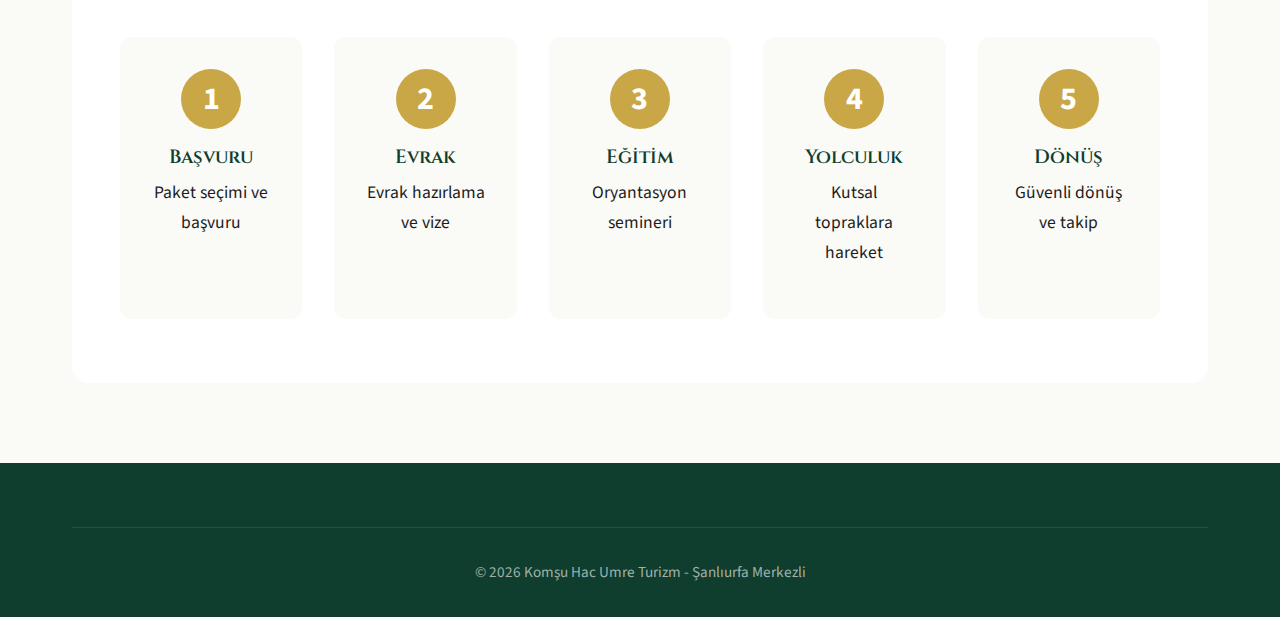
<file: hizmetlerimiz.html>
<!DOCTYPE html>
<html lang="tr">
<head>
    <meta charset="UTF-8">
    <meta name="viewport" content="width=device-width, initial-scale=1.0">
    <title>Hizmetlerimiz - Komşu Hac Umre Turizm</title>
    <link href="https://fonts.googleapis.com/css2?family=Cinzel:wght@400;600;700&family=Source+Sans+Pro:wght@300;400;600;700&display=swap" rel="stylesheet">
    <link rel="stylesheet" href="styles.css">
</head>
<body>
    <nav class="main-nav" id="mainNav">
        <div class="nav-container">
            <div class="nav-logo">
                <div class="logo-icon">🕋</div>
                <div class="logo-text"><h1>Komşu Hac Umre</h1><p>Turizm</p></div>
            </div>
            <ul class="nav-menu" id="navMenu">
                <li><a href="index.html">Ana Sayfa</a></li>
                <li><a href="hakkimizda.html">Hakkımızda</a></li>
                <li><a href="hac-paketleri.html">Hac Paketleri</a></li>
                <li><a href="umre-paketleri.html">Umre Paketleri</a></li>
                <li><a href="konaklama.html">Konaklama</a></li>
                <li><a href="hizmetlerimiz.html" class="active">Hizmetlerimiz</a></li>
                <li><a href="rehber.html">Rehber</a></li>
                <li><a href="galeri.html">Galeri</a></li>
                <li><a href="sss.html">S.S.S</a></li>
                <li><a href="iletisim.html" class="nav-cta">İletişim</a></li>
            </ul>
            <button class="mobile-toggle" id="mobileToggle"><span></span><span></span><span></span></button>
        </div>
    </nav>

    <section class="page-header">
        <div class="container">
            <h1 class="page-title">Hizmetlerimiz</h1>
            <p class="page-subtitle">Size sunduğumuz kapsamlı hizmetler</p>
        </div>
    </section>

    <section class="services-section">
        <div class="container">
            <div class="services-grid">
                <div class="service-card">
                    <div class="service-icon">✈️</div>
                    <h3>Uçak Bileti</h3>
                    <p>Türk Hava Yolları ile direkt uçuş</p>
                </div>
                <div class="service-card">
                    <div class="service-icon">🏨</div>
                    <h3>Otel Rezervasyonu</h3>
                    <p>Harem'e yakın oteller</p>
                </div>
                <div class="service-card">
                    <div class="service-icon">🚐</div>
                    <h3>Transfer Hizmetleri</h3>
                    <p>Klimalı araç transferleri</p>
                </div>
                <div class="service-card">
                    <div class="service-icon">👨‍🏫</div>
                    <h3>Rehberlik</h3>
                    <p>Uzman rehber eşliğinde</p>
                </div>
                <div class="service-card">
                    <div class="service-icon">🍽️</div>
                    <h3>Yemek Hizmeti</h3>
                    <p>Türk mutfağına uygun yemekler</p>
                </div>
                <div class="service-card">
                    <div class="service-icon">🏥</div>
                    <h3>Sağlık Sigortası</h3>
                    <p>Kapsamlı sağlık sigortası</p>
                </div>
                <div class="service-card">
                    <div class="service-icon">📋</div>
                    <h3>Vize İşlemleri</h3>
                    <p>Vize başvuru ve takip</p>
                </div>
                <div class="service-card">
                    <div class="service-icon">🎒</div>
                    <h3>Hac/Umre Çantası</h3>
                    <p>Malzemelerle donatılmış çanta</p>
                </div>
            </div>

            <div class="process-steps">
                <h2>Süreç Adımları</h2>
                <div class="steps-grid">
                    <div class="step-card">
                        <div class="step-number">1</div>
                        <h4>Başvuru</h4>
                        <p>Paket seçimi ve başvuru</p>
                    </div>
                    <div class="step-card">
                        <div class="step-number">2</div>
                        <h4>Evrak</h4>
                        <p>Evrak hazırlama ve vize</p>
                    </div>
                    <div class="step-card">
                        <div class="step-number">3</div>
                        <h4>Eğitim</h4>
                        <p>Oryantasyon semineri</p>
                    </div>
                    <div class="step-card">
                        <div class="step-number">4</div>
                        <h4>Yolculuk</h4>
                        <p>Kutsal topraklara hareket</p>
                    </div>
                    <div class="step-card">
                        <div class="step-number">5</div>
                        <h4>Dönüş</h4>
                        <p>Güvenli dönüş ve takip</p>
                    </div>
                </div>
            </div>
        </div>
    </section>

    <footer class="main-footer">
        <div class="container">
            <div class="footer-bottom">
                <p>&copy; 2026 Komşu Hac Umre Turizm - Şanlıurfa Merkezli</p>
            </div>
        </div>
    </footer>

    <script src="main.js"></script>
</body>
</html>
</file>
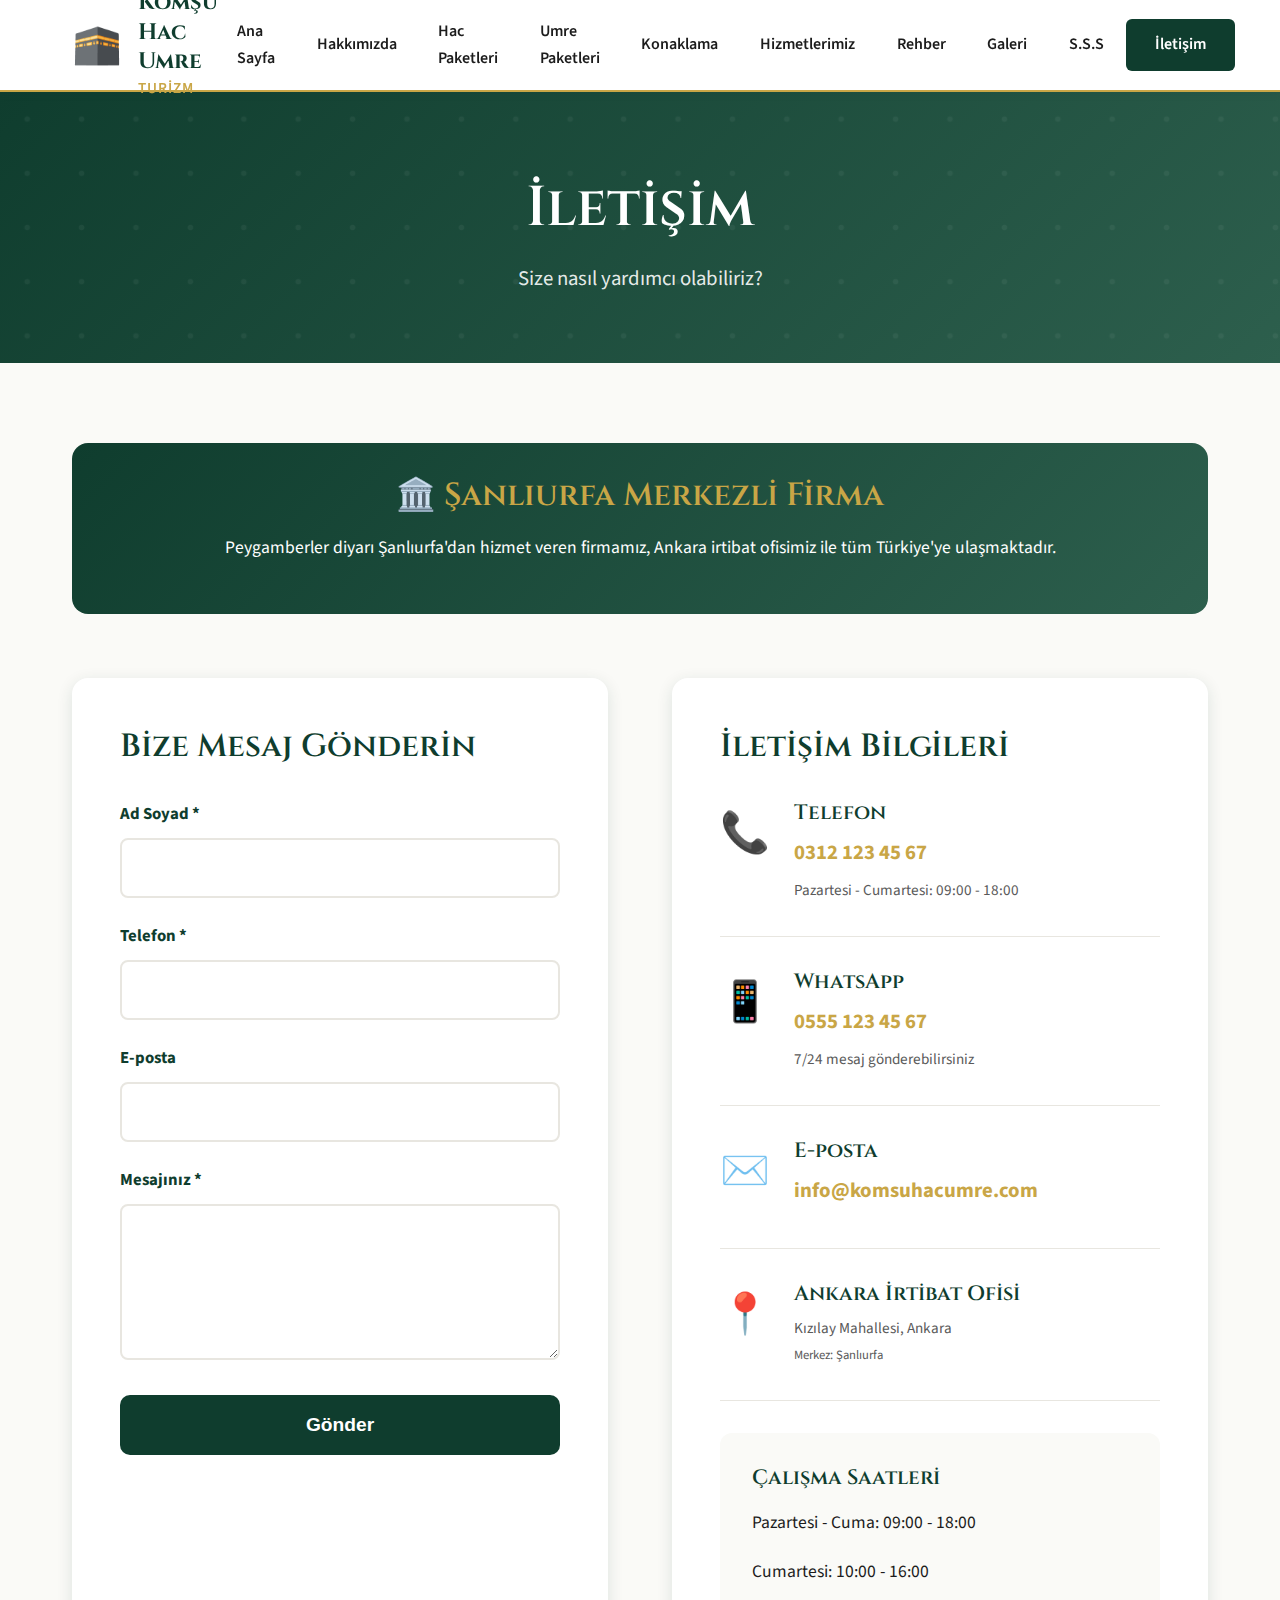
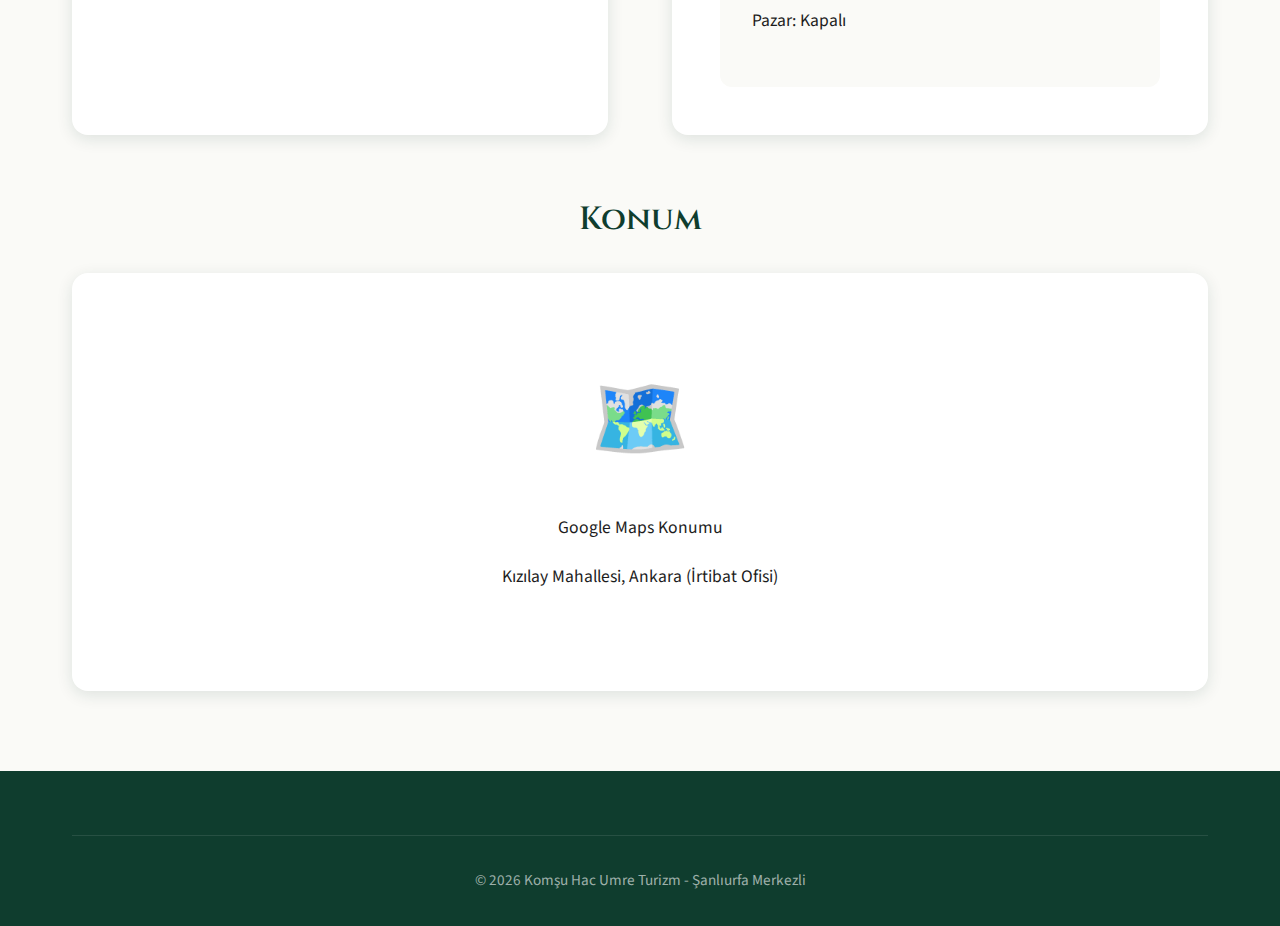
<file: iletisim.html>
<!DOCTYPE html>
<html lang="tr">
<head>
    <meta charset="UTF-8">
    <meta name="viewport" content="width=device-width, initial-scale=1.0">
    <title>İletişim - Komşu Hac Umre Turizm</title>
    <link href="https://fonts.googleapis.com/css2?family=Cinzel:wght@400;600;700&family=Source+Sans+Pro:wght@300;400;600;700&display=swap" rel="stylesheet">
    <link rel="stylesheet" href="styles.css">
</head>
<body>
    <nav class="main-nav" id="mainNav">
        <div class="nav-container">
            <div class="nav-logo">
                <div class="logo-icon">🕋</div>
                <div class="logo-text"><h1>Komşu Hac Umre</h1><p>Turizm</p></div>
            </div>
            <ul class="nav-menu" id="navMenu">
                <li><a href="index.html">Ana Sayfa</a></li>
                <li><a href="hakkimizda.html">Hakkımızda</a></li>
                <li><a href="hac-paketleri.html">Hac Paketleri</a></li>
                <li><a href="umre-paketleri.html">Umre Paketleri</a></li>
                <li><a href="konaklama.html">Konaklama</a></li>
                <li><a href="hizmetlerimiz.html">Hizmetlerimiz</a></li>
                <li><a href="rehber.html">Rehber</a></li>
                <li><a href="galeri.html">Galeri</a></li>
                <li><a href="sss.html">S.S.S</a></li>
                <li><a href="iletisim.html" class="nav-cta active">İletişim</a></li>
            </ul>
            <button class="mobile-toggle" id="mobileToggle"><span></span><span></span><span></span></button>
        </div>
    </nav>

    <section class="page-header">
        <div class="container">
            <h1 class="page-title">İletişim</h1>
            <p class="page-subtitle">Size nasıl yardımcı olabiliriz?</p>
        </div>
    </section>

    <section class="contact-section">
        <div class="container">
            <div class="origin-info">
                <h3>🏛️ Şanlıurfa Merkezli Firma</h3>
                <p>Peygamberler diyarı Şanlıurfa'dan hizmet veren firmamız, Ankara irtibat ofisimiz ile tüm Türkiye'ye ulaşmaktadır.</p>
            </div>

            <div class="contact-grid">
                <div class="contact-form-card">
                    <h3>Bize Mesaj Gönderin</h3>
                    <form id="contactForm">
                        <div class="form-group">
                            <label>Ad Soyad *</label>
                            <input type="text" name="name" required>
                        </div>
                        <div class="form-group">
                            <label>Telefon *</label>
                            <input type="tel" name="phone" required>
                        </div>
                        <div class="form-group">
                            <label>E-posta</label>
                            <input type="email" name="email">
                        </div>
                        <div class="form-group">
                            <label>Mesajınız *</label>
                            <textarea name="message" rows="5" required></textarea>
                        </div>
                        <button type="submit" class="submit-btn">Gönder</button>
                    </form>
                </div>

                <div class="contact-info-card">
                    <h3>İletişim Bilgileri</h3>
                    <div class="contact-method">
                        <div class="method-icon">📞</div>
                        <div>
                            <h4>Telefon</h4>
                            <a href="tel:+903121234567">0312 123 45 67</a>
                            <p>Pazartesi - Cumartesi: 09:00 - 18:00</p>
                        </div>
                    </div>
                    <div class="contact-method">
                        <div class="method-icon">📱</div>
                        <div>
                            <h4>WhatsApp</h4>
                            <a href="https://wa.me/905551234567">0555 123 45 67</a>
                            <p>7/24 mesaj gönderebilirsiniz</p>
                        </div>
                    </div>
                    <div class="contact-method">
                        <div class="method-icon">✉️</div>
                        <div>
                            <h4>E-posta</h4>
                            <a href="mailto:info@komsuhacumre.com">info@komsuhacumre.com</a>
                        </div>
                    </div>
                    <div class="contact-method">
                        <div class="method-icon">📍</div>
                        <div>
                            <h4>Ankara İrtibat Ofisi</h4>
                            <p>Kızılay Mahallesi, Ankara</p>
                            <p><small>Merkez: Şanlıurfa</small></p>
                        </div>
                    </div>

                    <div class="office-hours">
                        <h4>Çalışma Saatleri</h4>
                        <p>Pazartesi - Cuma: 09:00 - 18:00</p>
                        <p>Cumartesi: 10:00 - 16:00</p>
                        <p>Pazar: Kapalı</p>
                    </div>
                </div>
            </div>

            <div class="map-section">
                <h3>Konum</h3>
                <div class="map-placeholder">
                    <div class="map-icon">🗺️</div>
                    <p>Google Maps Konumu</p>
                    <p>Kızılay Mahallesi, Ankara (İrtibat Ofisi)</p>
                </div>
            </div>
        </div>
    </section>

    <footer class="main-footer">
        <div class="container">
            <div class="footer-bottom">
                <p>&copy; 2026 Komşu Hac Umre Turizm - Şanlıurfa Merkezli</p>
            </div>
        </div>
    </footer>

    <script src="main.js"></script>
</body>
</html>
</file>
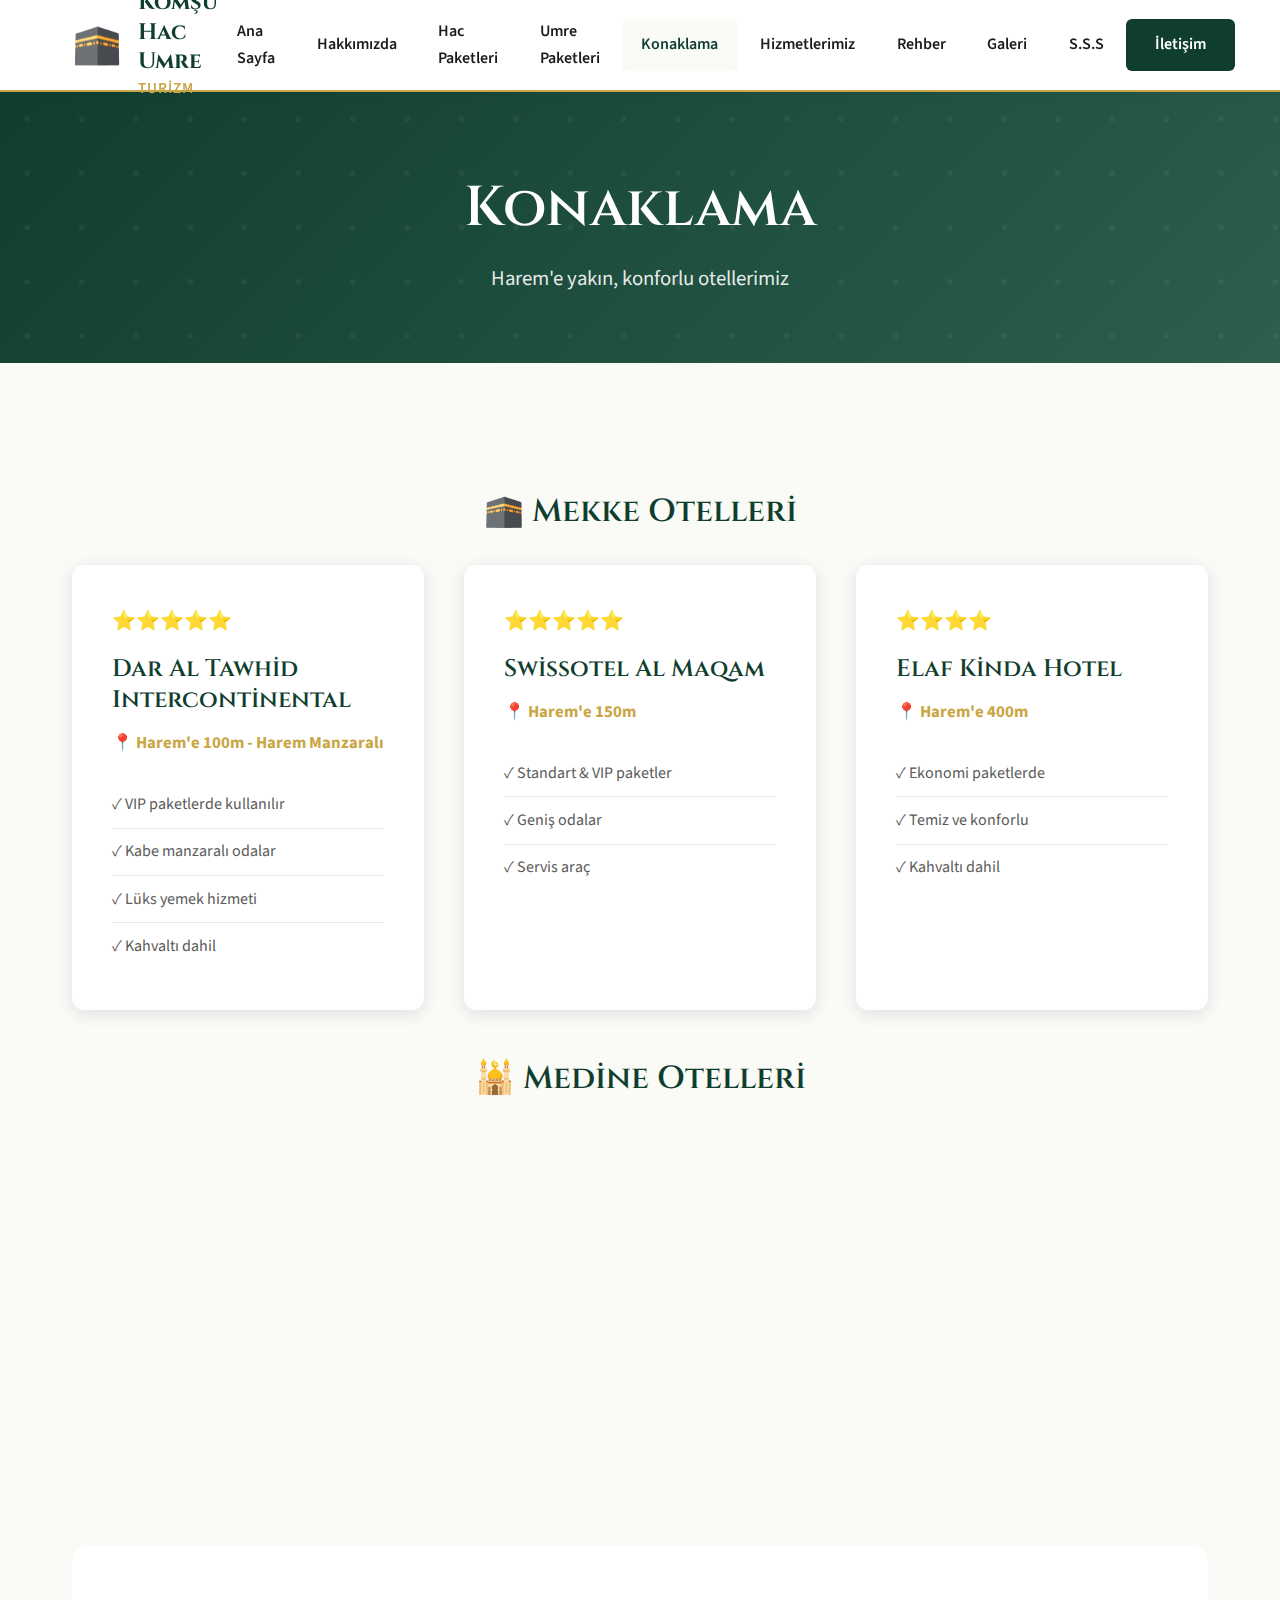
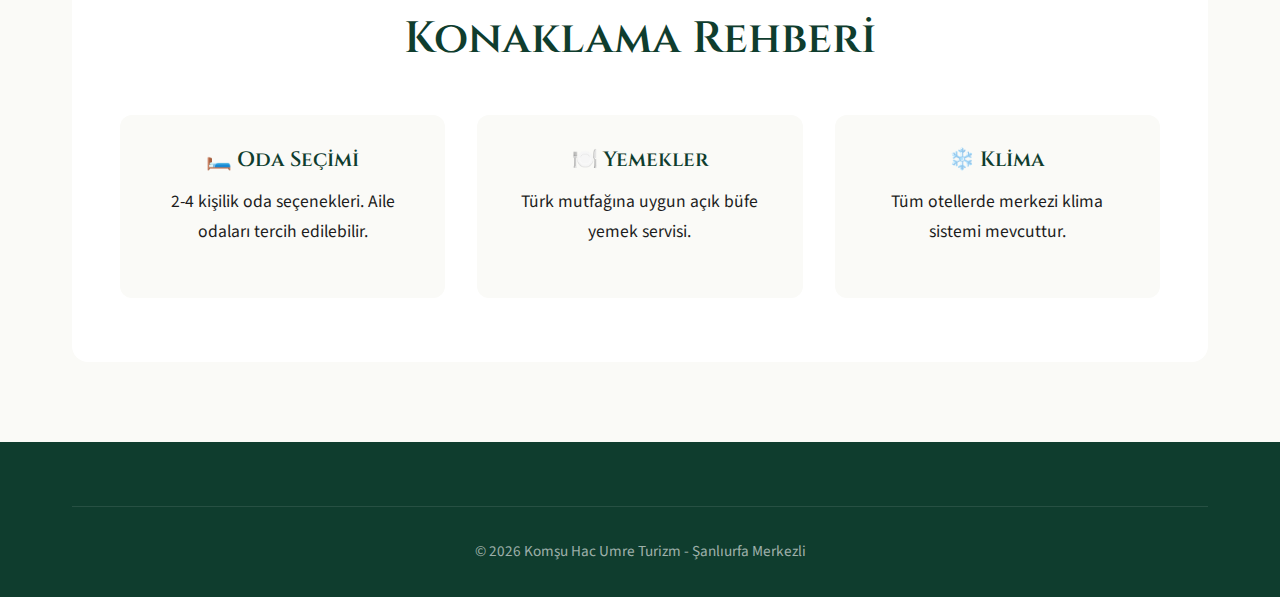
<file: konaklama.html>
<!DOCTYPE html>
<html lang="tr">
<head>
    <meta charset="UTF-8">
    <meta name="viewport" content="width=device-width, initial-scale=1.0">
    <title>Konaklama - Komşu Hac Umre Turizm</title>
    <link href="https://fonts.googleapis.com/css2?family=Cinzel:wght@400;600;700&family=Source+Sans+Pro:wght@300;400;600;700&display=swap" rel="stylesheet">
    <link rel="stylesheet" href="styles.css">
</head>
<body>
    <nav class="main-nav" id="mainNav">
        <div class="nav-container">
            <div class="nav-logo">
                <div class="logo-icon">🕋</div>
                <div class="logo-text"><h1>Komşu Hac Umre</h1><p>Turizm</p></div>
            </div>
            <ul class="nav-menu" id="navMenu">
                <li><a href="index.html">Ana Sayfa</a></li>
                <li><a href="hakkimizda.html">Hakkımızda</a></li>
                <li><a href="hac-paketleri.html">Hac Paketleri</a></li>
                <li><a href="umre-paketleri.html">Umre Paketleri</a></li>
                <li><a href="konaklama.html" class="active">Konaklama</a></li>
                <li><a href="hizmetlerimiz.html">Hizmetlerimiz</a></li>
                <li><a href="rehber.html">Rehber</a></li>
                <li><a href="galeri.html">Galeri</a></li>
                <li><a href="sss.html">S.S.S</a></li>
                <li><a href="iletisim.html" class="nav-cta">İletişim</a></li>
            </ul>
            <button class="mobile-toggle" id="mobileToggle"><span></span><span></span><span></span></button>
        </div>
    </nav>

    <section class="page-header">
        <div class="container">
            <h1 class="page-title">Konaklama</h1>
            <p class="page-subtitle">Harem'e yakın, konforlu otellerimiz</p>
        </div>
    </section>

    <section class="hotels-section">
        <div class="container">
            <h2 class="city-title">🕋 Mekke Otelleri</h2>
            <div class="hotels-grid">
                <div class="hotel-card">
                    <div class="hotel-stars">⭐⭐⭐⭐⭐</div>
                    <h3>Dar Al Tawhid Intercontinental</h3>
                    <p class="hotel-distance">📍 Harem'e 100m - Harem Manzaralı</p>
                    <ul class="hotel-features">
                        <li>✓ VIP paketlerde kullanılır</li>
                        <li>✓ Kabe manzaralı odalar</li>
                        <li>✓ Lüks yemek hizmeti</li>
                        <li>✓ Kahvaltı dahil</li>
                    </ul>
                </div>
                <div class="hotel-card">
                    <div class="hotel-stars">⭐⭐⭐⭐⭐</div>
                    <h3>Swissotel Al Maqam</h3>
                    <p class="hotel-distance">📍 Harem'e 150m</p>
                    <ul class="hotel-features">
                        <li>✓ Standart & VIP paketler</li>
                        <li>✓ Geniş odalar</li>
                        <li>✓ Servis araç</li>
                    </ul>
                </div>
                <div class="hotel-card">
                    <div class="hotel-stars">⭐⭐⭐⭐</div>
                    <h3>Elaf Kinda Hotel</h3>
                    <p class="hotel-distance">📍 Harem'e 400m</p>
                    <ul class="hotel-features">
                        <li>✓ Ekonomi paketlerde</li>
                        <li>✓ Temiz ve konforlu</li>
                        <li>✓ Kahvaltı dahil</li>
                    </ul>
                </div>
            </div>

            <h2 class="city-title">🕌 Medine Otelleri</h2>
            <div class="hotels-grid">
                <div class="hotel-card">
                    <div class="hotel-stars">⭐⭐⭐⭐⭐</div>
                    <h3>Anwar Al Madinah Movenpick</h3>
                    <p class="hotel-distance">📍 Mescid-i Nebevi'ye 100m</p>
                    <ul class="hotel-features">
                        <li>✓ VIP paketlerde</li>
                        <li>✓ Ravza manzaralı</li>
                        <li>✓ Lüks konaklama</li>
                    </ul>
                </div>
                <div class="hotel-card">
                    <div class="hotel-stars">⭐⭐⭐⭐</div>
                    <h3>Al Iman Royal Hotel</h3>
                    <p class="hotel-distance">📍 Mescid-i Nebevi'ye 500m</p>
                    <ul class="hotel-features">
                        <li>✓ Ekonomi paketler</li>
                        <li>✓ Temiz konaklama</li>
                        <li>✓ Merkezi konum</li>
                    </ul>
                </div>
            </div>

            <div class="accommodation-tips">
                <h2>Konaklama Rehberi</h2>
                <div class="tips-grid">
                    <div class="tip-card">
                        <h4>🛏️ Oda Seçimi</h4>
                        <p>2-4 kişilik oda seçenekleri. Aile odaları tercih edilebilir.</p>
                    </div>
                    <div class="tip-card">
                        <h4>🍽️ Yemekler</h4>
                        <p>Türk mutfağına uygun açık büfe yemek servisi.</p>
                    </div>
                    <div class="tip-card">
                        <h4>❄️ Klima</h4>
                        <p>Tüm otellerde merkezi klima sistemi mevcuttur.</p>
                    </div>
                </div>
            </div>
        </div>
    </section>

    <footer class="main-footer">
        <div class="container">
            <div class="footer-bottom">
                <p>&copy; 2026 Komşu Hac Umre Turizm - Şanlıurfa Merkezli</p>
            </div>
        </div>
    </footer>

    <script src="main.js"></script>
</body>
</html>
</file>
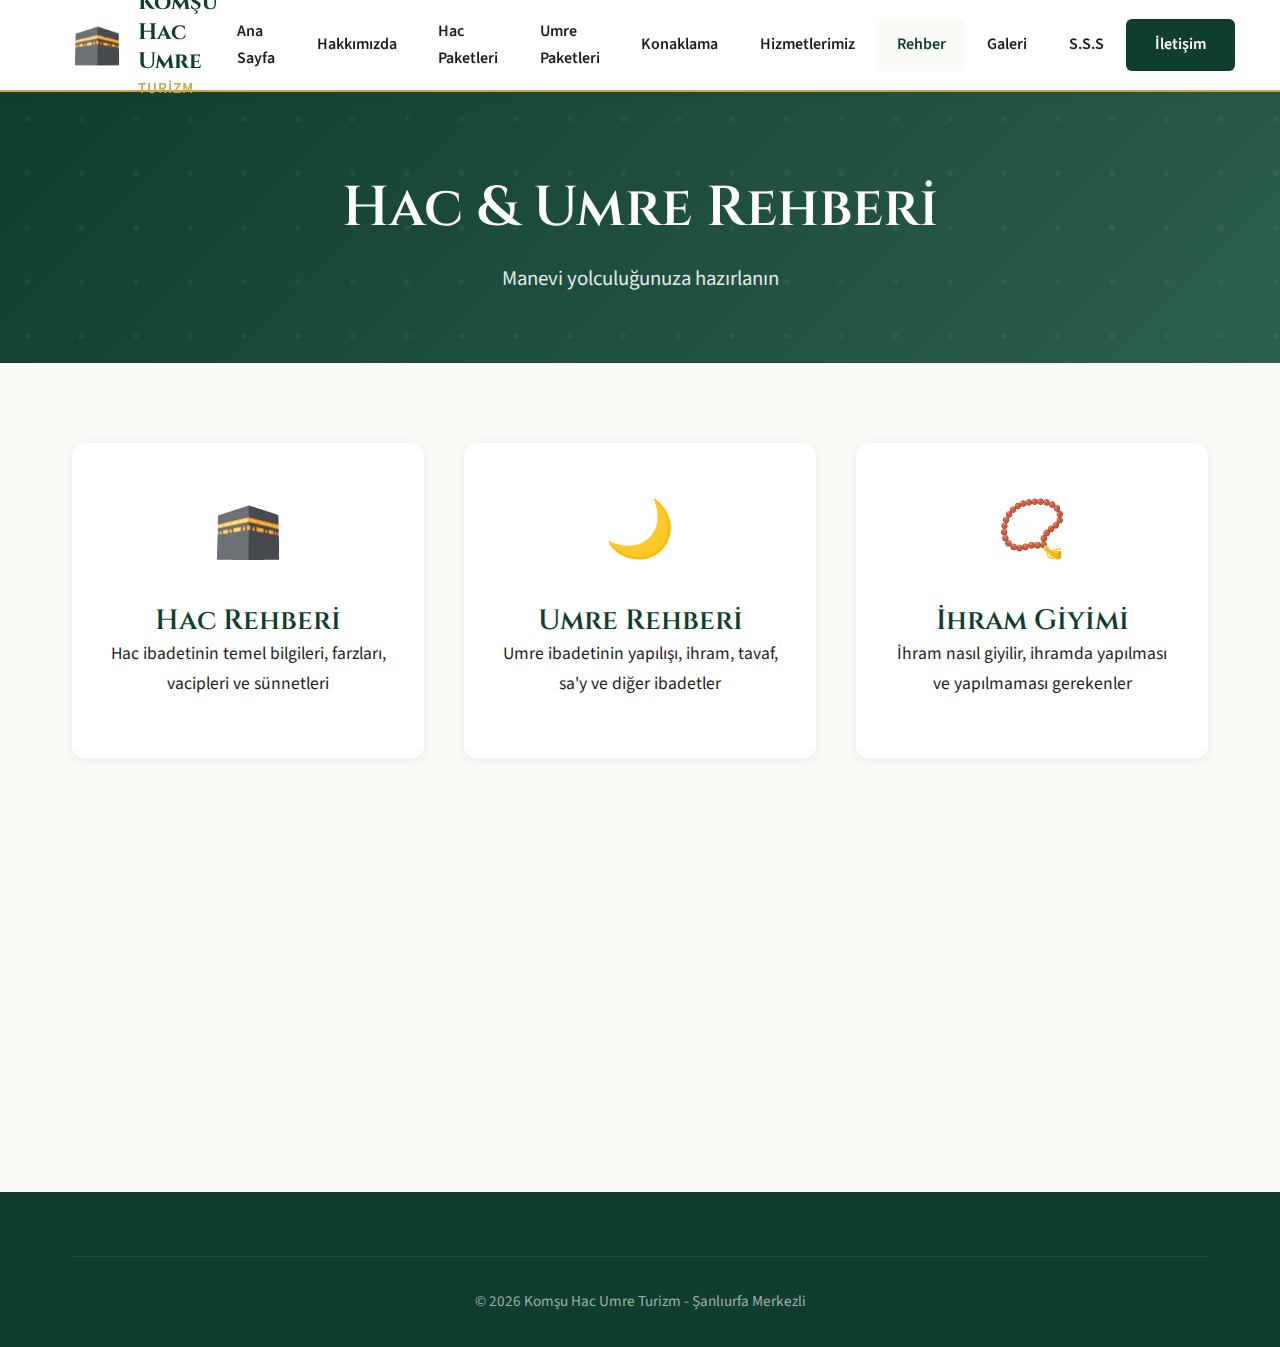
<file: rehber.html>
<!DOCTYPE html>
<html lang="tr">
<head>
    <meta charset="UTF-8">
    <meta name="viewport" content="width=device-width, initial-scale=1.0">
    <title>Rehber - Komşu Hac Umre Turizm</title>
    <link href="https://fonts.googleapis.com/css2?family=Cinzel:wght@400;600;700&family=Source+Sans+Pro:wght@300;400;600;700&display=swap" rel="stylesheet">
    <link rel="stylesheet" href="styles.css">
</head>
<body>
    <nav class="main-nav" id="mainNav">
        <div class="nav-container">
            <div class="nav-logo">
                <div class="logo-icon">🕋</div>
                <div class="logo-text"><h1>Komşu Hac Umre</h1><p>Turizm</p></div>
            </div>
            <ul class="nav-menu" id="navMenu">
                <li><a href="index.html">Ana Sayfa</a></li>
                <li><a href="hakkimizda.html">Hakkımızda</a></li>
                <li><a href="hac-paketleri.html">Hac Paketleri</a></li>
                <li><a href="umre-paketleri.html">Umre Paketleri</a></li>
                <li><a href="konaklama.html">Konaklama</a></li>
                <li><a href="hizmetlerimiz.html">Hizmetlerimiz</a></li>
                <li><a href="rehber.html" class="active">Rehber</a></li>
                <li><a href="galeri.html">Galeri</a></li>
                <li><a href="sss.html">S.S.S</a></li>
                <li><a href="iletisim.html" class="nav-cta">İletişim</a></li>
            </ul>
            <button class="mobile-toggle" id="mobileToggle"><span></span><span></span><span></span></button>
        </div>
    </nav>

    <section class="page-header">
        <div class="container">
            <h1 class="page-title">Hac & Umre Rehberi</h1>
            <p class="page-subtitle">Manevi yolculuğunuza hazırlanın</p>
        </div>
    </section>

    <section class="guide-section">
        <div class="container">
            <div class="guide-grid">
                <div class="guide-card">
                    <div class="guide-icon">🕋</div>
                    <h3>Hac Rehberi</h3>
                    <p>Hac ibadetinin temel bilgileri, farzları, vacipleri ve sünnetleri</p>
                </div>
                <div class="guide-card">
                    <div class="guide-icon">🌙</div>
                    <h3>Umre Rehberi</h3>
                    <p>Umre ibadetinin yapılışı, ihram, tavaf, sa'y ve diğer ibadetler</p>
                </div>
                <div class="guide-card">
                    <div class="guide-icon">📿</div>
                    <h3>İhram Giyimi</h3>
                    <p>İhram nasıl giyilir, ihramda yapılması ve yapılmaması gerekenler</p>
                </div>
                <div class="guide-card">
                    <div class="guide-icon">🤲</div>
                    <h3>Dua ve Zikirler</h3>
                    <p>Hac ve umre esnasında okunacak önemli dualar ve zikirler</p>
                </div>
                <div class="guide-card">
                    <div class="guide-icon">🎒</div>
                    <h3>Hazırlık Listesi</h3>
                    <p>Yolculuk öncesi yapılması gerekenler ve yanınıza alacaklarınız</p>
                </div>
                <div class="guide-card">
                    <div class="guide-icon">🏥</div>
                    <h3>Sağlık ve Aşılar</h3>
                    <p>Hac ve umre için gerekli sağlık kontrolü ve aşılar</p>
                </div>
            </div>
        </div>
    </section>

    <footer class="main-footer">
        <div class="container">
            <div class="footer-bottom">
                <p>&copy; 2026 Komşu Hac Umre Turizm - Şanlıurfa Merkezli</p>
            </div>
        </div>
    </footer>

    <script src="main.js"></script>
</body>
</html>
</file>
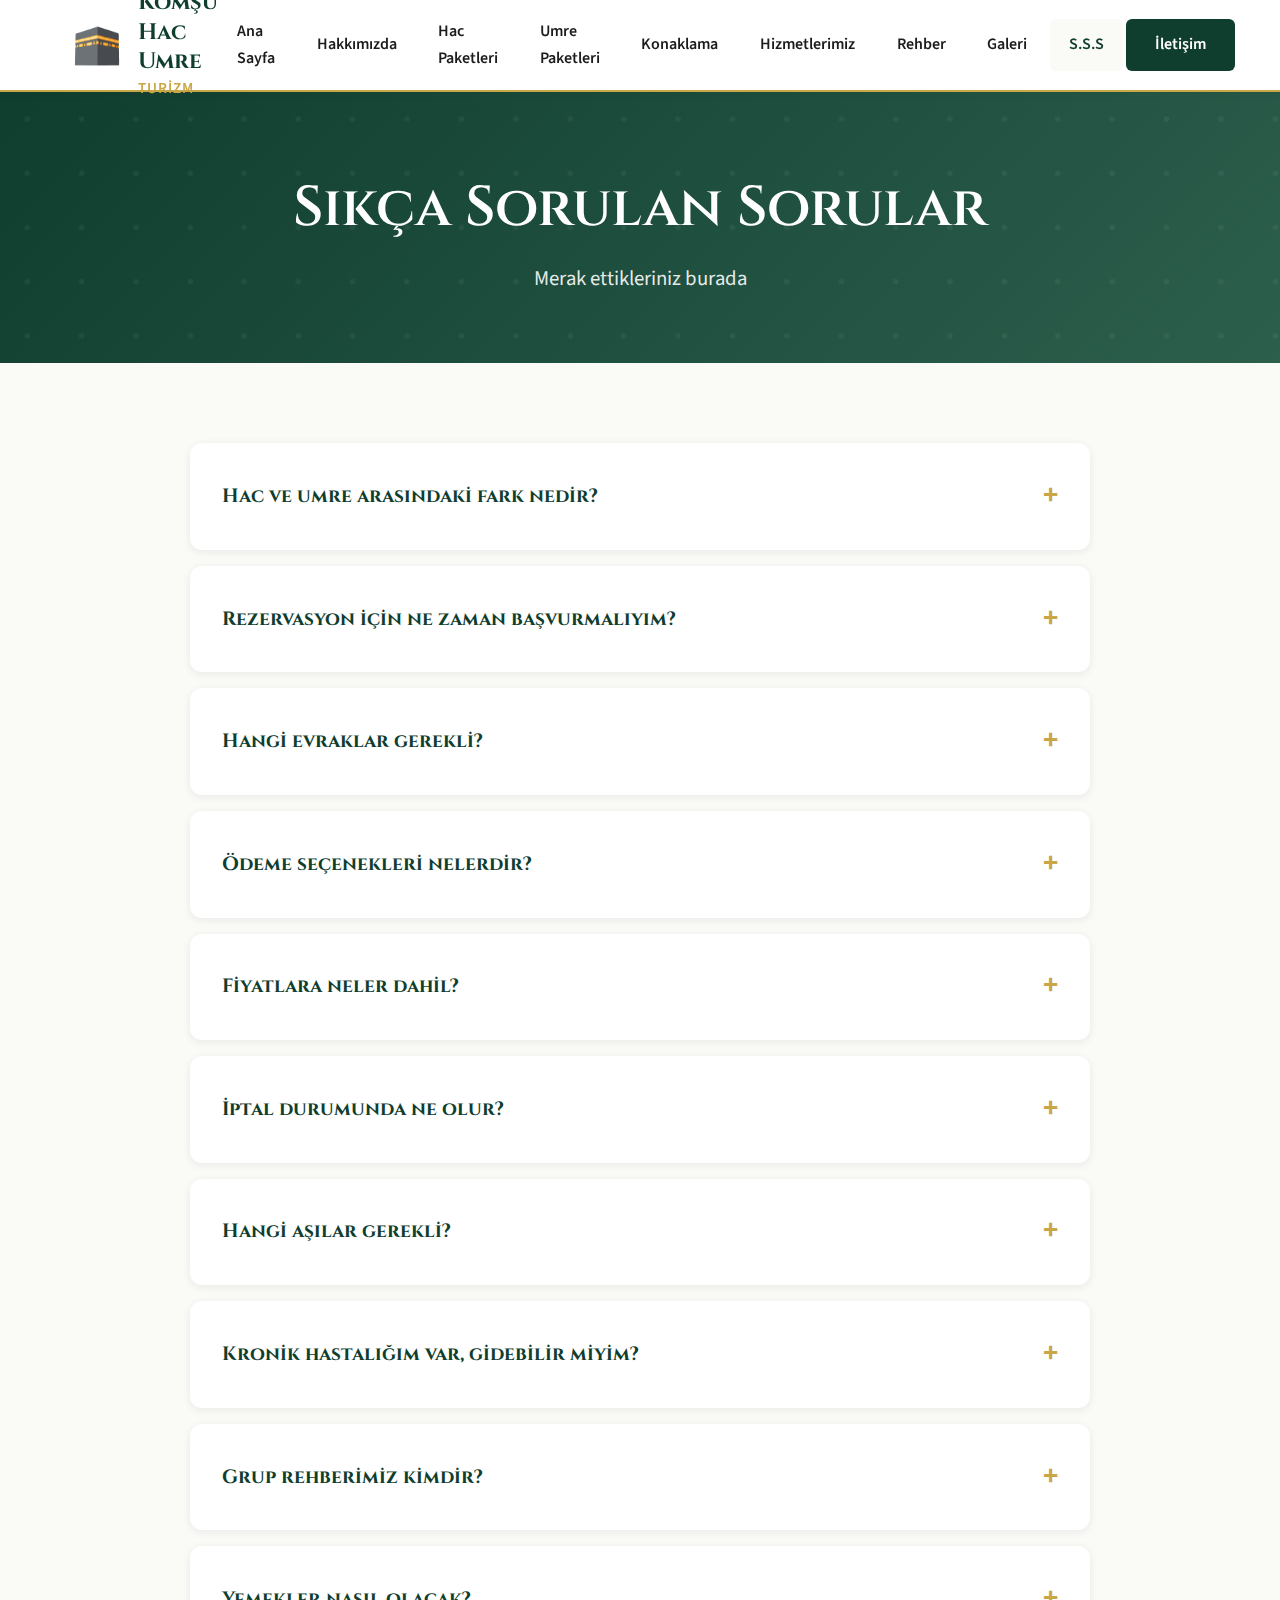
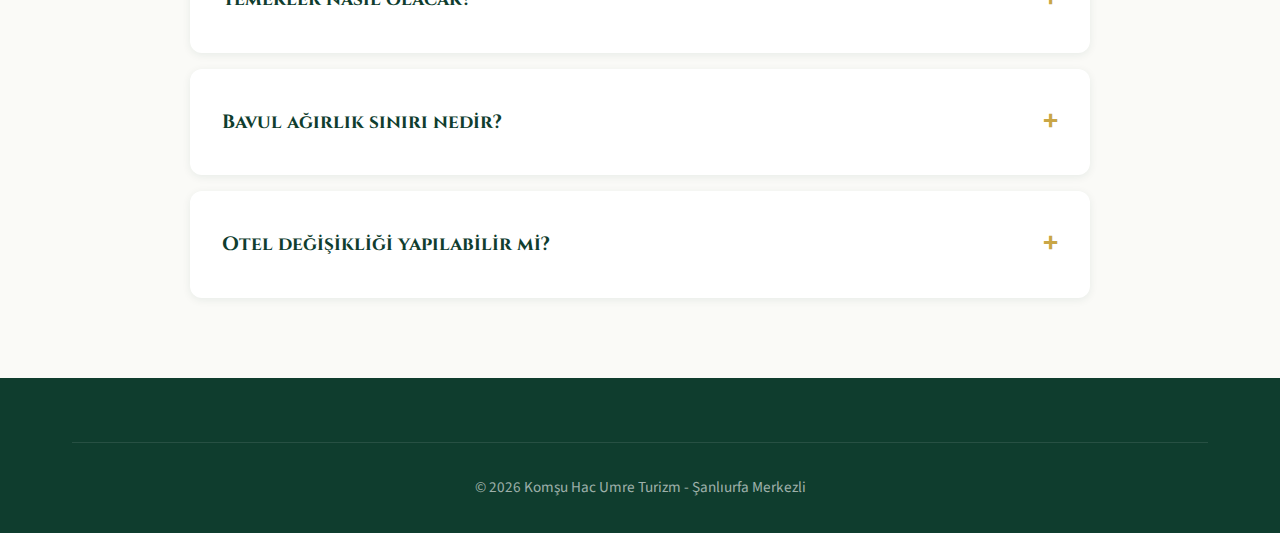
<file: sss.html>
<!DOCTYPE html>
<html lang="tr">
<head>
    <meta charset="UTF-8">
    <meta name="viewport" content="width=device-width, initial-scale=1.0">
    <title>S.S.S - Komşu Hac Umre Turizm</title>
    <link href="https://fonts.googleapis.com/css2?family=Cinzel:wght@400;600;700&family=Source+Sans+Pro:wght@300;400;600;700&display=swap" rel="stylesheet">
    <link rel="stylesheet" href="styles.css">
</head>
<body>
    <nav class="main-nav" id="mainNav">
        <div class="nav-container">
            <div class="nav-logo">
                <div class="logo-icon">🕋</div>
                <div class="logo-text"><h1>Komşu Hac Umre</h1><p>Turizm</p></div>
            </div>
            <ul class="nav-menu" id="navMenu">
                <li><a href="index.html">Ana Sayfa</a></li>
                <li><a href="hakkimizda.html">Hakkımızda</a></li>
                <li><a href="hac-paketleri.html">Hac Paketleri</a></li>
                <li><a href="umre-paketleri.html">Umre Paketleri</a></li>
                <li><a href="konaklama.html">Konaklama</a></li>
                <li><a href="hizmetlerimiz.html">Hizmetlerimiz</a></li>
                <li><a href="rehber.html">Rehber</a></li>
                <li><a href="galeri.html">Galeri</a></li>
                <li><a href="sss.html" class="active">S.S.S</a></li>
                <li><a href="iletisim.html" class="nav-cta">İletişim</a></li>
            </ul>
            <button class="mobile-toggle" id="mobileToggle"><span></span><span></span><span></span></button>
        </div>
    </nav>

    <section class="page-header">
        <div class="container">
            <h1 class="page-title">Sıkça Sorulan Sorular</h1>
            <p class="page-subtitle">Merak ettikleriniz burada</p>
        </div>
    </section>

    <section class="faq-section">
        <div class="container">
            <div class="faq-list" id="faqList">
                <div class="faq-item">
                    <div class="faq-question">
                        <h4>Hac ve umre arasındaki fark nedir?</h4>
                        <span class="faq-icon">+</span>
                    </div>
                    <div class="faq-answer">
                        <p>Hac, İslam'ın beş şartından biri olup yılda bir kez belirli günlerde yapılır ve farz bir ibadettir. Umre ise yıl boyunca her zaman yapılabilen sünnet bir ibadettir.</p>
                    </div>
                </div>

                <div class="faq-item">
                    <div class="faq-question">
                        <h4>Rezervasyon için ne zaman başvurmalıyım?</h4>
                        <span class="faq-icon">+</span>
                    </div>
                    <div class="faq-answer">
                        <p>Hac için en az 6-8 ay önceden, umre için 2-3 ay önceden rezervasyon yapmanızı öneriyoruz.</p>
                    </div>
                </div>

                <div class="faq-item">
                    <div class="faq-question">
                        <h4>Hangi evraklar gerekli?</h4>
                        <span class="faq-icon">+</span>
                    </div>
                    <div class="faq-answer">
                        <p>En az 6 ay geçerlilik süresi olan pasaport, nüfus cüzdanı fotokopisi, sağlık raporu ve aşı kartı gerekmektedir.</p>
                    </div>
                </div>

                <div class="faq-item">
                    <div class="faq-question">
                        <h4>Ödeme seçenekleri nelerdir?</h4>
                        <span class="faq-icon">+</span>
                    </div>
                    <div class="faq-answer">
                        <p>Peşin ödeme, taksitli ödeme ve kredi kartı ile ödeme seçeneklerimiz mevcuttur.</p>
                    </div>
                </div>

                <div class="faq-item">
                    <div class="faq-question">
                        <h4>Fiyatlara neler dahil?</h4>
                        <span class="faq-icon">+</span>
                    </div>
                    <div class="faq-answer">
                        <p>Fiyatlara uçak bileti, vize, konaklama, yemek, transferler, rehberlik ve sağlık sigortası dahildir.</p>
                    </div>
                </div>

                <div class="faq-item">
                    <div class="faq-question">
                        <h4>İptal durumunda ne olur?</h4>
                        <span class="faq-icon">+</span>
                    </div>
                    <div class="faq-answer">
                        <p>İptal koşulları sözleşmede belirtilmiştir. Erken iptal durumunda kısmi iade yapılabilir.</p>
                    </div>
                </div>

                <div class="faq-item">
                    <div class="faq-question">
                        <h4>Hangi aşılar gerekli?</h4>
                        <span class="faq-icon">+</span>
                    </div>
                    <div class="faq-answer">
                        <p>Meningokok aşısı zorunludur. Ayrıca COVID-19 ve influenza aşıları önerilmektedir.</p>
                    </div>
                </div>

                <div class="faq-item">
                    <div class="faq-question">
                        <h4>Kronik hastalığım var, gidebilir miyim?</h4>
                        <span class="faq-icon">+</span>
                    </div>
                    <div class="faq-answer">
                        <p>Doktorunuza danışmanızı öneriyoruz. Kontrol altındaki kronik hastalıklar için genellikle sorun olmaz.</p>
                    </div>
                </div>

                <div class="faq-item">
                    <div class="faq-question">
                        <h4>Grup rehberimiz kimdir?</h4>
                        <span class="faq-icon">+</span>
                    </div>
                    <div class="faq-answer">
                        <p>Deneyimli din görevlileri ve uzman rehberlerimiz gruplarınıza eşlik eder.</p>
                    </div>
                </div>

                <div class="faq-item">
                    <div class="faq-question">
                        <h4>Yemekler nasıl olacak?</h4>
                        <span class="faq-icon">+</span>
                    </div>
                    <div class="faq-answer">
                        <p>Türk mutfağına uygun, açık büfe yemek servisi sunulmaktadır.</p>
                    </div>
                </div>

                <div class="faq-item">
                    <div class="faq-question">
                        <h4>Bavul ağırlık sınırı nedir?</h4>
                        <span class="faq-icon">+</span>
                    </div>
                    <div class="faq-answer">
                        <p>Türk Hava Yolları için ekonomi sınıfta 30 kg, business sınıfta 40 kg bagaj hakkınız vardır.</p>
                    </div>
                </div>

                <div class="faq-item">
                    <div class="faq-question">
                        <h4>Otel değişikliği yapılabilir mi?</h4>
                        <span class="faq-icon">+</span>
                    </div>
                    <div class="faq-answer">
                        <p>Rezervasyon sırasında farklı otel seçenekleri sunulabilir. Sonradan değişiklik ek ücrete tabidir.</p>
                    </div>
                </div>
            </div>
        </div>
    </section>

    <footer class="main-footer">
        <div class="container">
            <div class="footer-bottom">
                <p>&copy; 2026 Komşu Hac Umre Turizm - Şanlıurfa Merkezli</p>
            </div>
        </div>
    </footer>

    <script src="main.js"></script>
</body>
</html>
</file>
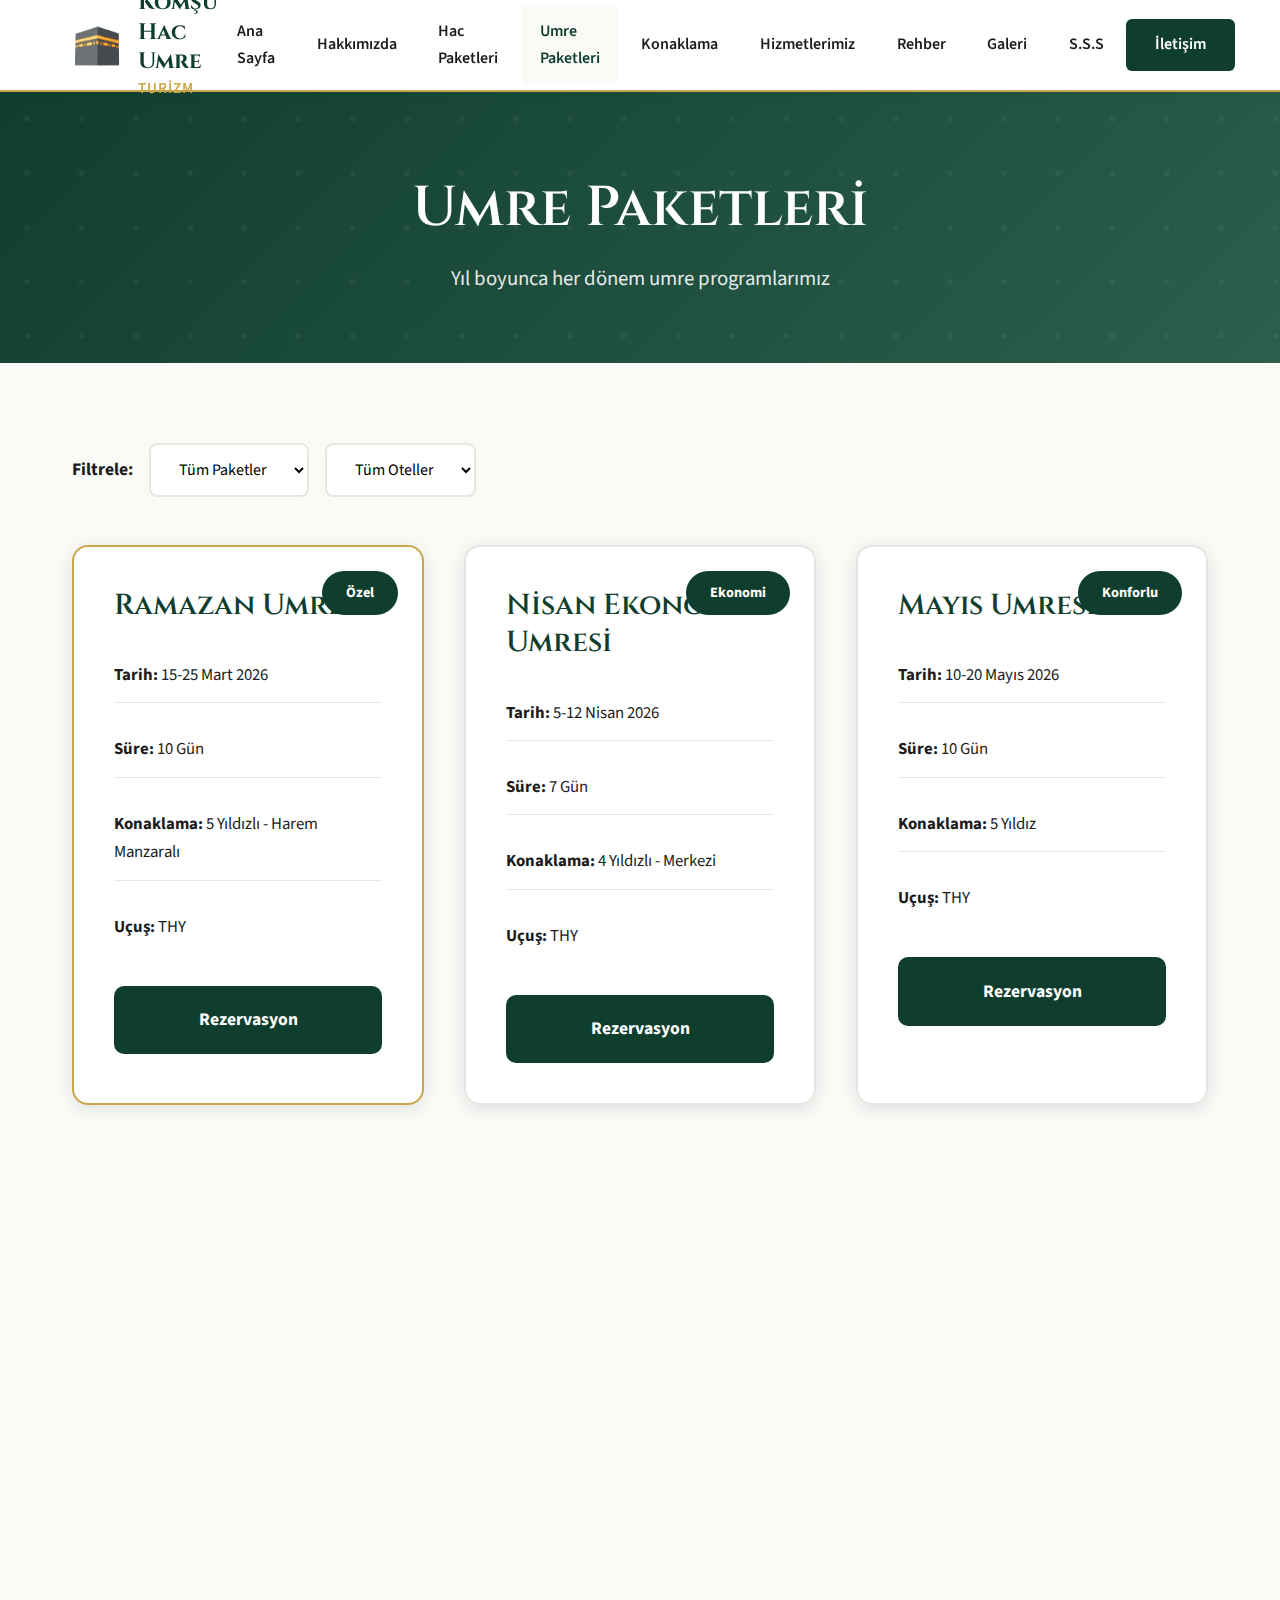
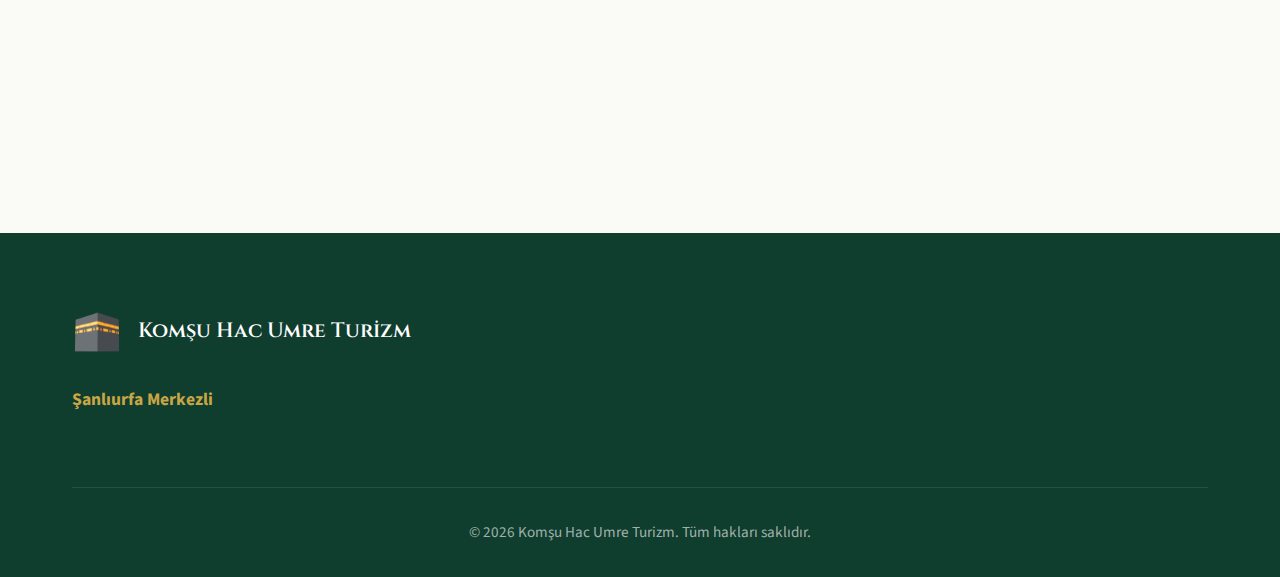
<file: umre-paketleri.html>
<!DOCTYPE html>
<html lang="tr">
<head>
    <meta charset="UTF-8">
    <meta name="viewport" content="width=device-width, initial-scale=1.0">
    <title>Umre Paketleri - Komşu Hac Umre Turizm</title>
    <link href="https://fonts.googleapis.com/css2?family=Cinzel:wght@400;600;700&family=Source+Sans+Pro:wght@300;400;600;700&display=swap" rel="stylesheet">
    <link rel="stylesheet" href="styles.css">
</head>
<body>
    <nav class="main-nav" id="mainNav">
        <div class="nav-container">
            <div class="nav-logo">
                <div class="logo-icon">🕋</div>
                <div class="logo-text">
                    <h1>Komşu Hac Umre</h1>
                    <p>Turizm</p>
                </div>
            </div>
            <ul class="nav-menu" id="navMenu">
                <li><a href="index.html">Ana Sayfa</a></li>
                <li><a href="hakkimizda.html">Hakkımızda</a></li>
                <li><a href="hac-paketleri.html">Hac Paketleri</a></li>
                <li><a href="umre-paketleri.html" class="active">Umre Paketleri</a></li>
                <li><a href="konaklama.html">Konaklama</a></li>
                <li><a href="hizmetlerimiz.html">Hizmetlerimiz</a></li>
                <li><a href="rehber.html">Rehber</a></li>
                <li><a href="galeri.html">Galeri</a></li>
                <li><a href="sss.html">S.S.S</a></li>
                <li><a href="iletisim.html" class="nav-cta">İletişim</a></li>
            </ul>
            <button class="mobile-toggle" id="mobileToggle"><span></span><span></span><span></span></button>
        </div>
    </nav>

    <section class="page-header">
        <div class="container">
            <h1 class="page-title">Umre Paketleri</h1>
            <p class="page-subtitle">Yıl boyunca her dönem umre programlarımız</p>
        </div>
    </section>

    <section class="packages-section">
        <div class="container">
            <div class="filter-bar">
                <label>Filtrele:</label>
                <select id="durationFilter" onchange="filterPackages()">
                    <option value="all">Tüm Paketler</option>
                    <option value="7">7 Gün</option>
                    <option value="10">10 Gün</option>
                    <option value="15">15 Gün</option>
                </select>
                <select id="hotelFilter" onchange="filterPackages()">
                    <option value="all">Tüm Oteller</option>
                    <option value="3">3 Yıldız</option>
                    <option value="4">4 Yıldız</option>
                    <option value="5">5 Yıldız</option>
                </select>
            </div>

            <div class="packages-grid" id="umrePackagesGrid">
                <div class="package-card premium" data-duration="10" data-hotel="5">
                    <div class="package-badge">Özel</div>
                    <h3>Ramazan Umresi</h3>
                    <div class="package-info">
                        <p><strong>Tarih:</strong> 15-25 Mart 2026</p>
                        <p><strong>Süre:</strong> 10 Gün</p>
                        <p><strong>Konaklama:</strong> 5 Yıldızlı - Harem Manzaralı</p>
                        <p><strong>Uçuş:</strong> THY</p>
                    </div>
                    <a href="iletisim.html" class="package-btn">Rezervasyon</a>
                </div>

                <div class="package-card" data-duration="7" data-hotel="4">
                    <div class="package-badge">Ekonomi</div>
                    <h3>Nisan Ekonomi Umresi</h3>
                    <div class="package-info">
                        <p><strong>Tarih:</strong> 5-12 Nisan 2026</p>
                        <p><strong>Süre:</strong> 7 Gün</p>
                        <p><strong>Konaklama:</strong> 4 Yıldızlı - Merkezi</p>
                        <p><strong>Uçuş:</strong> THY</p>
                    </div>
                    <a href="iletisim.html" class="package-btn">Rezervasyon</a>
                </div>

                <div class="package-card" data-duration="10" data-hotel="5">
                    <div class="package-badge">Konforlu</div>
                    <h3>Mayıs Umresi</h3>
                    <div class="package-info">
                        <p><strong>Tarih:</strong> 10-20 Mayıs 2026</p>
                        <p><strong>Süre:</strong> 10 Gün</p>
                        <p><strong>Konaklama:</strong> 5 Yıldız</p>
                        <p><strong>Uçuş:</strong> THY</p>
                    </div>
                    <a href="iletisim.html" class="package-btn">Rezervasyon</a>
                </div>

                <div class="package-card" data-duration="7" data-hotel="3">
                    <div class="package-badge">Ekonomi</div>
                    <h3>Haziran Ekonomi</h3>
                    <div class="package-info">
                        <p><strong>Tarih:</strong> Her Hafta</p>
                        <p><strong>Süre:</strong> 7 Gün</p>
                        <p><strong>Konaklama:</strong> 3 Yıldız</p>
                        <p><strong>Uçuş:</strong> Charter</p>
                    </div>
                    <a href="iletisim.html" class="package-btn">Rezervasyon</a>
                </div>

                <div class="package-card" data-duration="15" data-hotel="5">
                    <div class="package-badge">VIP</div>
                    <h3>VIP Umre Paketi</h3>
                    <div class="package-info">
                        <p><strong>Tarih:</strong> Özel Tarihler</p>
                        <p><strong>Süre:</strong> 15 Gün</p>
                        <p><strong>Konaklama:</strong> 5 Yıldız VIP</p>
                        <p><strong>Uçuş:</strong> Business Class</p>
                    </div>
                    <a href="iletisim.html" class="package-btn">Rezervasyon</a>
                </div>

                <div class="package-card" data-duration="10" data-hotel="4">
                    <div class="package-badge">Standart</div>
                    <h3>Temmuz Umresi</h3>
                    <div class="package-info">
                        <p><strong>Tarih:</strong> Her Hafta</p>
                        <p><strong>Süre:</strong> 10 Gün</p>
                        <p><strong>Konaklama:</strong> 4 Yıldız</p>
                        <p><strong>Uçuş:</strong> THY</p>
                    </div>
                    <a href="iletisim.html" class="package-btn">Rezervasyon</a>
                </div>
            </div>
        </div>
    </section>

    <footer class="main-footer">
        <div class="container">
            <div class="footer-grid">
                <div class="footer-col">
                    <div class="footer-logo">
                        <div class="logo-icon">🕋</div>
                        <h3>Komşu Hac Umre Turizm</h3>
                    </div>
                    <p class="footer-origin"><strong>Şanlıurfa Merkezli</strong></p>
                </div>
            </div>
            <div class="footer-bottom">
                <p>&copy; 2026 Komşu Hac Umre Turizm. Tüm hakları saklıdır.</p>
            </div>
        </div>
    </footer>

    <script src="main.js"></script>
</body>
</html>
</file>
<file: styles.css>
/* ================================
   KOMŞU HAC UMRE TURİZM
   Premium Islamic Tourism Website
   Şanlıurfa Merkezli
   ================================ */

:root {
    --primary: #0F3D2E;
    --secondary: #C9A646;
    --background: #FAFAF7;
    --text: #1C1C1C;
    --text-light: #5A5A5A;
    --white: #FFFFFF;
    --border: #E8E6E0;
    --hover: #0A2A1F;
    --accent-green: #2D5F4D;
    --font-heading: 'Cinzel', serif;
    --font-body: 'Source Sans Pro', sans-serif;
    --shadow-sm: 0 2px 8px rgba(15, 61, 46, 0.08);
    --shadow-md: 0 4px 16px rgba(15, 61, 46, 0.12);
    --shadow-lg: 0 8px 32px rgba(15, 61, 46, 0.16);
    --transition: all 0.3s ease;
}

* {
    margin: 0;
    padding: 0;
    box-sizing: border-box;
}

html {
    scroll-behavior: smooth;
}

body {
    font-family: var(--font-body);
    font-size: 18px;
    line-height: 1.7;
    color: var(--text);
    background-color: var(--background);
    -webkit-font-smoothing: antialiased;
}

h1, h2, h3, h4, h5, h6 {
    font-family: var(--font-heading);
    font-weight: 600;
    line-height: 1.3;
    color: var(--primary);
}

h1 { font-size: 3.5rem; }
h2 { font-size: 2.75rem; }
h3 { font-size: 1.75rem; }
h4 { font-size: 1.4rem; }

p {
    margin-bottom: 1.2rem;
    font-size: 1.1rem;
}

a {
    color: var(--primary);
    text-decoration: none;
    transition: var(--transition);
}

.container {
    max-width: 1200px;
    margin: 0 auto;
    padding: 0 2rem;
}

/* Navigation */
.main-nav {
    background: var(--white);
    box-shadow: var(--shadow-sm);
    position: sticky;
    top: 0;
    z-index: 1000;
    border-bottom: 2px solid var(--secondary);
}

.nav-container {
    max-width: 1200px;
    margin: 0 auto;
    padding: 0 2rem;
    display: flex;
    justify-content: space-between;
    align-items: center;
    height: 90px;
}

.nav-logo {
    display: flex;
    align-items: center;
    gap: 1rem;
}

.logo-icon {
    font-size: 2.5rem;
}

.logo-text h1 {
    font-size: 1.4rem;
    font-weight: 700;
    color: var(--primary);
    margin: 0;
}

.logo-text p {
    font-size: 0.95rem;
    color: var(--secondary);
    margin: 0;
    font-weight: 600;
    letter-spacing: 1px;
    text-transform: uppercase;
}

.nav-menu {
    display: flex;
    list-style: none;
    gap: 0.2rem;
    align-items: center;
}

.nav-menu li a {
    display: block;
    padding: 0.8rem 1.2rem;
    color: var(--text);
    font-weight: 600;
    font-size: 1rem;
    border-radius: 6px;
    transition: var(--transition);
}

.nav-menu li a:hover,
.nav-menu li a.active {
    background: var(--background);
    color: var(--primary);
}

.nav-cta {
    background: var(--primary) !important;
    color: var(--white) !important;
    padding: 0.8rem 1.8rem !important;
    border-radius: 8px;
    font-weight: 700;
}

.nav-cta:hover {
    background: var(--hover) !important;
    transform: translateY(-2px);
    box-shadow: var(--shadow-md);
}

.mobile-toggle {
    display: none;
    flex-direction: column;
    gap: 5px;
    background: none;
    border: none;
    cursor: pointer;
}

.mobile-toggle span {
    display: block;
    width: 28px;
    height: 3px;
    background: var(--primary);
    border-radius: 2px;
    transition: var(--transition);
}

/* Hero Section */
.hero {
    position: relative;
    min-height: 650px;
    display: flex;
    align-items: center;
    justify-content: center;
    background: linear-gradient(135deg, var(--primary) 0%, var(--accent-green) 100%);
    overflow: hidden;
}

.hero::before {
    content: '';
    position: absolute;
    inset: 0;
    background-image: radial-gradient(circle at 20% 50%, rgba(201, 166, 70, 0.1) 0%, transparent 50%);
    pointer-events: none;
}

.hero-overlay {
    position: absolute;
    inset: 0;
    background: url('data:image/svg+xml,<svg xmlns="http://www.w3.org/2000/svg" viewBox="0 0 100 100"><pattern id="p" x="0" y="0" width="20" height="20" patternUnits="userSpaceOnUse"><circle cx="10" cy="10" r="1" fill="rgba(255,255,255,0.05)"/></pattern><rect width="100" height="100" fill="url(%23p)"/></svg>');
    opacity: 0.4;
}

.hero-content {
    position: relative;
    z-index: 2;
    text-align: center;
    max-width: 900px;
    padding: 3rem 2rem;
    animation: fadeInUp 0.8s ease-out;
}

@keyframes fadeInUp {
    from {
        opacity: 0;
        transform: translateY(30px);
    }
    to {
        opacity: 1;
        transform: translateY(0);
    }
}

.hero-badge {
    display: inline-block;
    background: rgba(255, 255, 255, 0.15);
    border: 1px solid rgba(255, 255, 255, 0.3);
    color: var(--white);
    padding: 0.6rem 1.5rem;
    border-radius: 50px;
    font-size: 0.95rem;
    font-weight: 600;
    letter-spacing: 0.5px;
    margin-bottom: 1.5rem;
    backdrop-filter: blur(10px);
}

.hero-title {
    font-size: 4rem;
    color: var(--white);
    margin-bottom: 1.5rem;
    line-height: 1.2;
    font-weight: 700;
}

.hero-subtitle {
    font-size: 1.3rem;
    color: rgba(255, 255, 255, 0.95);
    margin-bottom: 2.5rem;
    line-height: 1.6;
}

.hero-buttons {
    display: flex;
    gap: 1.2rem;
    justify-content: center;
    margin-bottom: 3rem;
    flex-wrap: wrap;
}

.btn {
    display: inline-block;
    padding: 1rem 2.5rem;
    font-size: 1.1rem;
    font-weight: 700;
    border-radius: 10px;
    cursor: pointer;
    transition: var(--transition);
    border: none;
    text-align: center;
    font-family: var(--font-body);
}

.btn-primary {
    background: var(--secondary);
    color: var(--white);
}

.btn-primary:hover {
    background: #B39538;
    transform: translateY(-3px);
    box-shadow: 0 8px 24px rgba(201, 166, 70, 0.4);
}

.btn-secondary {
    background: rgba(255, 255, 255, 0.15);
    color: var(--white);
    border: 2px solid var(--white);
    backdrop-filter: blur(10px);
}

.btn-secondary:hover {
    background: var(--white);
    color: var(--primary);
    transform: translateY(-3px);
}

.btn-primary-inverse {
    background: var(--white);
    color: var(--primary);
}

.btn-primary-inverse:hover {
    background: var(--background);
    transform: translateY(-3px);
    box-shadow: var(--shadow-lg);
}

.btn-secondary-inverse {
    background: transparent;
    color: var(--white);
    border: 2px solid var(--white);
    display: inline-flex;
    align-items: center;
    gap: 0.6rem;
}

.btn-secondary-inverse:hover {
    background: var(--white);
    color: var(--primary);
    transform: translateY(-3px);
}

.btn-icon {
    font-size: 1.2rem;
}

.hero-trust {
    display: flex;
    gap: 2rem;
    justify-content: center;
    flex-wrap: wrap;
}

.trust-item {
    display: flex;
    align-items: center;
    gap: 0.6rem;
    color: var(--white);
    font-size: 0.95rem;
    font-weight: 600;
}

.trust-icon {
    width: 24px;
    height: 24px;
    background: rgba(255, 255, 255, 0.2);
    border-radius: 50%;
    display: flex;
    align-items: center;
    justify-content: center;
    font-size: 0.9rem;
}

/* Page Header */
.page-header {
    background: linear-gradient(135deg, var(--primary) 0%, var(--accent-green) 100%);
    padding: 5rem 0 3rem;
    text-align: center;
    position: relative;
    overflow: hidden;
}

.page-header::before {
    content: '';
    position: absolute;
    inset: 0;
    background: url('data:image/svg+xml,<svg xmlns="http://www.w3.org/2000/svg" viewBox="0 0 100 100"><pattern id="pp" x="0" y="0" width="20" height="20" patternUnits="userSpaceOnUse"><circle cx="10" cy="10" r="1" fill="rgba(255,255,255,0.05)"/></pattern><rect width="100" height="100" fill="url(%23pp)"/></svg>');
}

.page-title {
    font-size: 3.5rem;
    color: var(--white);
    margin-bottom: 1rem;
    position: relative;
    z-index: 2;
}

.page-subtitle {
    font-size: 1.3rem;
    color: rgba(255, 255, 255, 0.9);
    position: relative;
    z-index: 2;
}

/* Section Headers */
.section-header {
    text-align: center;
    margin-bottom: 4rem;
}

.section-title {
    font-size: 2.75rem;
    color: var(--primary);
    margin-bottom: 1rem;
    font-weight: 700;
}

.section-subtitle {
    font-size: 1.2rem;
    color: var(--text-light);
    max-width: 700px;
    margin: 0 auto;
}

/* Why Choose Us */
.why-choose {
    padding: 6rem 0;
    background: var(--white);
}

.features-grid {
    display: grid;
    grid-template-columns: repeat(auto-fit, minmax(320px, 1fr));
    gap: 2.5rem;
}

.feature-card {
    background: var(--background);
    padding: 2.5rem 2rem;
    border-radius: 12px;
    text-align: center;
    transition: var(--transition);
    border: 2px solid transparent;
}

.feature-card:hover {
    transform: translateY(-8px);
    box-shadow: var(--shadow-lg);
    border-color: var(--secondary);
}

.feature-icon {
    font-size: 3.5rem;
    margin-bottom: 1.5rem;
    display: block;
}

.feature-card h3 {
    font-size: 1.5rem;
    margin-bottom: 1rem;
    color: var(--primary);
}

.feature-card p {
    color: var(--text-light);
    font-size: 1.05rem;
    line-height: 1.7;
    margin: 0;
}

/* Tours */
.upcoming-tours {
    padding: 6rem 0;
    background: var(--background);
}

.tours-grid {
    display: grid;
    grid-template-columns: repeat(auto-fit, minmax(350px, 1fr));
    gap: 2.5rem;
}

.tour-card {
    background: var(--white);
    border-radius: 16px;
    overflow: hidden;
    box-shadow: var(--shadow-md);
    transition: var(--transition);
    position: relative;
}

.tour-card:hover {
    transform: translateY(-8px);
    box-shadow: var(--shadow-lg);
}

.tour-card.featured {
    border: 3px solid var(--secondary);
}

.tour-badge {
    position: absolute;
    top: 1.2rem;
    right: 1.2rem;
    background: var(--primary);
    color: var(--white);
    padding: 0.5rem 1.2rem;
    border-radius: 50px;
    font-size: 0.9rem;
    font-weight: 700;
    z-index: 10;
    letter-spacing: 0.5px;
}

.tour-badge.premium {
    background: var(--secondary);
}

.tour-image {
    height: 220px;
    background: linear-gradient(135deg, var(--primary) 0%, var(--accent-green) 100%);
    position: relative;
    overflow: hidden;
}

.tour-image::before {
    content: '🕋';
    position: absolute;
    font-size: 6rem;
    opacity: 0.15;
    top: 50%;
    left: 50%;
    transform: translate(-50%, -50%);
}

.tour-content {
    padding: 2rem;
}

.tour-content h3 {
    font-size: 1.6rem;
    margin-bottom: 1.5rem;
    color: var(--primary);
}

.tour-details {
    margin-bottom: 1.5rem;
}

.tour-detail {
    display: flex;
    justify-content: space-between;
    padding: 0.8rem 0;
    border-bottom: 1px solid var(--border);
}

.tour-detail:last-child {
    border-bottom: none;
}

.detail-label {
    font-weight: 700;
    color: var(--primary);
    font-size: 1rem;
}

.detail-value {
    color: var(--text-light);
    font-size: 1rem;
}

.tour-link {
    display: inline-block;
    color: var(--secondary);
    font-weight: 700;
    font-size: 1.05rem;
    transition: var(--transition);
}

.tour-link:hover {
    color: var(--primary);
    transform: translateX(5px);
}

/* Testimonials */
.testimonials {
    padding: 6rem 0;
    background: var(--white);
}

.testimonials-grid {
    display: grid;
    grid-template-columns: repeat(auto-fit, minmax(320px, 1fr));
    gap: 2.5rem;
}

.testimonial-card {
    background: var(--background);
    padding: 2.5rem;
    border-radius: 12px;
    border-left: 4px solid var(--secondary);
    position: relative;
}

.testimonial-quote {
    font-size: 5rem;
    color: var(--secondary);
    opacity: 0.2;
    position: absolute;
    top: 1rem;
    left: 1.5rem;
    font-family: var(--font-heading);
    line-height: 1;
}

.testimonial-text {
    font-size: 1.1rem;
    color: var(--text);
    line-height: 1.8;
    margin-bottom: 2rem;
    position: relative;
    z-index: 2;
}

.testimonial-author {
    display: flex;
    align-items: center;
    gap: 1rem;
}

.author-avatar {
    width: 55px;
    height: 55px;
    border-radius: 50%;
    background: var(--secondary);
    color: var(--white);
    display: flex;
    align-items: center;
    justify-content: center;
    font-weight: 700;
    font-size: 1.1rem;
}

.author-name {
    font-weight: 700;
    color: var(--primary);
    font-size: 1.05rem;
}

.author-tour {
    font-size: 0.95rem;
    color: var(--text-light);
}

/* CTA Section */
.cta-section {
    padding: 5rem 0;
    background: linear-gradient(135deg, var(--primary) 0%, var(--accent-green) 100%);
    position: relative;
    overflow: hidden;
}

.cta-section::before {
    content: '';
    position: absolute;
    inset: 0;
    background: url('data:image/svg+xml,<svg xmlns="http://www.w3.org/2000/svg" viewBox="0 0 100 100"><pattern id="cta" x="0" y="0" width="20" height="20" patternUnits="userSpaceOnUse"><circle cx="10" cy="10" r="1" fill="rgba(255,255,255,0.05)"/></pattern><rect width="100" height="100" fill="url(%23cta)"/></svg>');
}

.cta-content {
    position: relative;
    z-index: 2;
    text-align: center;
    max-width: 800px;
    margin: 0 auto;
}

.cta-content h2 {
    font-size: 2.75rem;
    color: var(--white);
    margin-bottom: 1.2rem;
}

.cta-content p {
    font-size: 1.25rem;
    color: rgba(255, 255, 255, 0.9);
    margin-bottom: 2.5rem;
}

.cta-buttons {
    display: flex;
    gap: 1.2rem;
    justify-content: center;
    flex-wrap: wrap;
}

/* Footer */
.main-footer {
    background: var(--primary);
    color: var(--white);
    padding: 4rem 0 2rem;
}

.footer-grid {
    display: grid;
    grid-template-columns: repeat(auto-fit, minmax(250px, 1fr));
    gap: 3rem;
    margin-bottom: 3rem;
}

.footer-logo {
    display: flex;
    align-items: center;
    gap: 1rem;
    margin-bottom: 1.2rem;
}

.footer-logo .logo-icon {
    font-size: 2.5rem;
}

.footer-logo h3 {
    font-size: 1.3rem;
    color: var(--white);
    margin: 0;
}

.footer-desc {
    color: rgba(255, 255, 255, 0.8);
    font-size: 1rem;
    margin-bottom: 1rem;
    line-height: 1.7;
}

.footer-origin {
    color: var(--secondary);
    font-size: 1.1rem;
    margin-bottom: 1.5rem;
}

.footer-badges {
    display: flex;
    flex-direction: column;
    gap: 0.6rem;
}

.badge-item {
    background: rgba(255, 255, 255, 0.1);
    padding: 0.5rem 1rem;
    border-radius: 6px;
    font-size: 0.85rem;
    border: 1px solid rgba(255, 255, 255, 0.2);
}

.footer-col h4 {
    font-size: 1.2rem;
    color: var(--secondary);
    margin-bottom: 1.5rem;
    font-weight: 700;
}

.footer-links {
    list-style: none;
}

.footer-links li {
    margin-bottom: 0.8rem;
}

.footer-links a {
    color: rgba(255, 255, 255, 0.8);
    font-size: 1rem;
    transition: var(--transition);
}

.footer-links a:hover {
    color: var(--secondary);
    padding-left: 5px;
}

.footer-contact {
    list-style: none;
}

.footer-contact li {
    display: flex;
    align-items: flex-start;
    gap: 0.8rem;
    margin-bottom: 1rem;
    color: rgba(255, 255, 255, 0.8);
}

.contact-icon {
    font-size: 1.2rem;
    flex-shrink: 0;
}

.footer-contact a {
    color: rgba(255, 255, 255, 0.8);
    transition: var(--transition);
}

.footer-contact a:hover {
    color: var(--secondary);
}

.footer-bottom {
    border-top: 1px solid rgba(255, 255, 255, 0.1);
    padding-top: 2rem;
    text-align: center;
}

.footer-bottom p {
    color: rgba(255, 255, 255, 0.6);
    font-size: 0.95rem;
    margin: 0;
}

/* About Page */
.about-content {
    padding: 5rem 0;
    background: var(--background);
}

.origin-badge {
    display: flex;
    align-items: center;
    gap: 1.5rem;
    background: linear-gradient(135deg, var(--primary), var(--accent-green));
    color: var(--white);
    padding: 2rem 3rem;
    border-radius: 16px;
    margin-bottom: 3rem;
    box-shadow: var(--shadow-lg);
}

.badge-icon {
    font-size: 4rem;
}

.badge-text h3 {
    color: var(--secondary);
    font-size: 2rem;
    margin-bottom: 0.5rem;
}

.badge-text p {
    color: rgba(255,255,255,0.9);
    margin: 0;
    font-size: 1.1rem;
}

.about-intro {
    text-align: center;
    max-width: 900px;
    margin: 0 auto 5rem;
}

.about-intro h2 {
    font-size: 2.5rem;
    margin-bottom: 1.5rem;
}

.lead-text {
    font-size: 1.25rem;
    line-height: 1.8;
    color: var(--text-light);
}

.story-section {
    background: var(--white);
    padding: 4rem;
    border-radius: 16px;
    margin-bottom: 4rem;
    box-shadow: var(--shadow-md);
}

.story-content h3 {
    font-size: 2rem;
    margin-bottom: 1.5rem;
}

.story-content p {
    font-size: 1.1rem;
    line-height: 1.8;
    color: var(--text-light);
}

.story-stats {
    display: grid;
    grid-template-columns: repeat(auto-fit, minmax(150px, 1fr));
    gap: 2rem;
    margin-top: 3rem;
}

.stat-card {
    background: var(--background);
    padding: 2rem;
    border-radius: 12px;
    text-align: center;
    border: 2px solid var(--secondary);
}

.stat-number {
    font-size: 3rem;
    font-weight: 700;
    color: var(--primary);
    font-family: var(--font-heading);
    margin-bottom: 0.5rem;
}

.stat-label {
    font-size: 1rem;
    color: var(--text-light);
    font-weight: 600;
}

.mission-vision {
    display: grid;
    grid-template-columns: repeat(auto-fit, minmax(400px, 1fr));
    gap: 3rem;
    margin-bottom: 5rem;
}

.mv-card {
    background: var(--white);
    padding: 3rem;
    border-radius: 12px;
    border-left: 4px solid var(--secondary);
    box-shadow: var(--shadow-sm);
}

.mv-icon {
    font-size: 3.5rem;
    margin-bottom: 1.5rem;
}

.mv-card h3 {
    font-size: 1.8rem;
    margin-bottom: 1rem;
}

.mv-card p {
    font-size: 1.1rem;
    line-height: 1.8;
    color: var(--text-light);
    margin: 0;
}

.team-section {
    margin-bottom: 5rem;
}

.team-section h2 {
    text-align: center;
    margin-bottom: 3rem;
    font-size: 2.5rem;
}

.team-grid {
    display: grid;
    grid-template-columns: repeat(auto-fit, minmax(250px, 1fr));
    gap: 2.5rem;
}

.team-member {
    background: var(--white);
    padding: 2.5rem 2rem;
    border-radius: 12px;
    text-align: center;
    box-shadow: var(--shadow-md);
    transition: var(--transition);
}

.team-member:hover {
    transform: translateY(-8px);
    box-shadow: var(--shadow-lg);
}

.member-avatar {
    width: 100px;
    height: 100px;
    border-radius: 50%;
    background: var(--secondary);
    color: var(--white);
    display: flex;
    align-items: center;
    justify-content: center;
    font-size: 2rem;
    font-weight: 700;
    margin: 0 auto 1.5rem;
}

.team-member h4 {
    font-size: 1.4rem;
    margin-bottom: 0.5rem;
    color: var(--primary);
}

.member-role {
    color: var(--secondary);
    font-weight: 700;
    font-size: 1rem;
    margin-bottom: 0.8rem;
}

.member-desc {
    font-size: 0.95rem;
    color: var(--text-light);
    margin: 0;
}

.certifications {
    text-align: center;
}

.certifications h2 {
    margin-bottom: 3rem;
    font-size: 2.5rem;
}

.cert-grid {
    display: grid;
    grid-template-columns: repeat(auto-fit, minmax(300px, 1fr));
    gap: 2.5rem;
}

.cert-card {
    background: var(--white);
    padding: 3rem 2rem;
    border-radius: 12px;
    text-align: center;
    border: 2px solid var(--border);
    transition: var(--transition);
}

.cert-card:hover {
    border-color: var(--secondary);
    box-shadow: var(--shadow-lg);
}

.cert-icon {
    font-size: 4rem;
    margin-bottom: 1.5rem;
}

.cert-card h4 {
    font-size: 1.3rem;
    margin-bottom: 0.8rem;
    color: var(--primary);
}

/* Packages */
.packages-section {
    padding: 5rem 0;
    background: var(--background);
}

.packages-grid {
    display: grid;
    grid-template-columns: repeat(auto-fit, minmax(350px, 1fr));
    gap: 2.5rem;
    margin-bottom: 3rem;
}

.package-card {
    background: var(--white);
    border-radius: 16px;
    padding: 2.5rem;
    box-shadow: var(--shadow-md);
    transition: var(--transition);
    position: relative;
    border: 2px solid var(--border);
}

.package-card.premium {
    border-color: var(--secondary);
}

.package-card:hover {
    transform: translateY(-8px);
    box-shadow: var(--shadow-lg);
}

.package-badge {
    position: absolute;
    top: 1.5rem;
    right: 1.5rem;
    background: var(--primary);
    color: var(--white);
    padding: 0.6rem 1.5rem;
    border-radius: 50px;
    font-size: 0.9rem;
    font-weight: 700;
}

.package-card h3 {
    font-size: 1.8rem;
    color: var(--primary);
    margin-bottom: 1.5rem;
}

.package-info {
    margin-bottom: 2rem;
}

.package-info p {
    padding: 0.8rem 0;
    border-bottom: 1px solid var(--border);
    font-size: 1.05rem;
}

.package-info p:last-child {
    border-bottom: none;
}

.package-btn {
    display: block;
    width: 100%;
    padding: 1.2rem;
    background: var(--primary);
    color: var(--white);
    text-align: center;
    font-size: 1.1rem;
    font-weight: 700;
    border-radius: 10px;
    border: none;
    cursor: pointer;
    transition: var(--transition);
}

.package-btn:hover {
    background: var(--hover);
    transform: translateY(-2px);
}

.package-detail {
    position: fixed;
    top: 50%;
    left: 50%;
    transform: translate(-50%, -50%);
    background: var(--white);
    padding: 3rem;
    border-radius: 16px;
    box-shadow: var(--shadow-lg);
    max-width: 600px;
    width: 90%;
    max-height: 80vh;
    overflow-y: auto;
    z-index: 1000;
}

.close-detail {
    position: absolute;
    top: 1rem;
    right: 1rem;
    background: none;
    border: none;
    font-size: 2rem;
    cursor: pointer;
    color: var(--text-light);
}

/* Filter */
.filter-bar {
    display: flex;
    gap: 1rem;
    margin-bottom: 3rem;
    align-items: center;
    flex-wrap: wrap;
}

.filter-bar label {
    font-weight: 700;
    font-size: 1.1rem;
}

.filter-bar select {
    padding: 0.8rem 1.5rem;
    border: 2px solid var(--border);
    border-radius: 8px;
    font-size: 1rem;
    font-family: var(--font-body);
    background: var(--white);
    cursor: pointer;
}

/* Hotels */
.hotels-section {
    padding: 5rem 0;
    background: var(--background);
}

.city-title {
    font-size: 2rem;
    color: var(--primary);
    margin: 3rem 0 2rem;
    text-align: center;
}

.hotels-grid {
    display: grid;
    grid-template-columns: repeat(auto-fit, minmax(320px, 1fr));
    gap: 2.5rem;
    margin-bottom: 3rem;
}

.hotel-card {
    background: var(--white);
    padding: 2.5rem;
    border-radius: 12px;
    box-shadow: var(--shadow-md);
    transition: var(--transition);
}

.hotel-card:hover {
    transform: translateY(-8px);
    box-shadow: var(--shadow-lg);
}

.hotel-stars {
    font-size: 1.2rem;
    margin-bottom: 1rem;
}

.hotel-card h3 {
    font-size: 1.5rem;
    color: var(--primary);
    margin-bottom: 0.8rem;
}

.hotel-distance {
    color: var(--secondary);
    font-weight: 700;
    font-size: 1.05rem;
    margin-bottom: 1.5rem;
}

.hotel-features {
    list-style: none;
}

.hotel-features li {
    padding: 0.6rem 0;
    font-size: 1rem;
    color: var(--text-light);
    border-bottom: 1px solid var(--border);
}

.hotel-features li:last-child {
    border-bottom: none;
}

.accommodation-tips {
    background: var(--white);
    padding: 4rem 3rem;
    border-radius: 16px;
    margin-top: 3rem;
}

.accommodation-tips h2 {
    text-align: center;
    margin-bottom: 3rem;
}

.tips-grid {
    display: grid;
    grid-template-columns: repeat(auto-fit, minmax(250px, 1fr));
    gap: 2rem;
}

.tip-card {
    text-align: center;
    padding: 2rem;
    background: var(--background);
    border-radius: 12px;
}

.tip-card h4 {
    font-size: 1.3rem;
    color: var(--primary);
    margin-bottom: 0.8rem;
}

/* Services */
.services-section {
    padding: 5rem 0;
    background: var(--background);
}

.services-grid {
    display: grid;
    grid-template-columns: repeat(auto-fill, minmax(280px, 1fr));
    gap: 2rem;
    margin-bottom: 5rem;
}

.service-card {
    background: var(--white);
    padding: 2.5rem 2rem;
    border-radius: 12px;
    text-align: center;
    box-shadow: var(--shadow-sm);
    transition: var(--transition);
}

.service-card:hover {
    transform: translateY(-8px);
    box-shadow: var(--shadow-lg);
}

.service-icon {
    font-size: 3.5rem;
    margin-bottom: 1.5rem;
}

.service-card h3 {
    font-size: 1.4rem;
    color: var(--primary);
    margin-bottom: 1rem;
}

.process-steps {
    background: var(--white);
    padding: 4rem 3rem;
    border-radius: 16px;
}

.process-steps h2 {
    text-align: center;
    margin-bottom: 3rem;
}

.steps-grid {
    display: grid;
    grid-template-columns: repeat(auto-fit, minmax(180px, 1fr));
    gap: 2rem;
}

.step-card {
    text-align: center;
    padding: 2rem;
    background: var(--background);
    border-radius: 12px;
}

.step-number {
    width: 60px;
    height: 60px;
    background: var(--secondary);
    color: var(--white);
    border-radius: 50%;
    display: flex;
    align-items: center;
    justify-content: center;
    font-size: 2rem;
    font-weight: 700;
    margin: 0 auto 1rem;
}

.step-card h4 {
    font-size: 1.2rem;
    margin-bottom: 0.5rem;
}

/* Guide */
.guide-section {
    padding: 5rem 0;
    background: var(--background);
}

.guide-grid {
    display: grid;
    grid-template-columns: repeat(auto-fill, minmax(320px, 1fr));
    gap: 2.5rem;
}

.guide-card {
    background: var(--white);
    padding: 2.5rem 2rem;
    border-radius: 12px;
    box-shadow: var(--shadow-sm);
    transition: var(--transition);
    text-align: center;
}

.guide-card:hover {
    transform: translateY(-8px);
    box-shadow: var(--shadow-lg);
}

.guide-icon {
    font-size: 3.5rem;
    margin-bottom: 1.5rem;
}

/* Gallery */
.gallery-section {
    padding: 5rem 0;
    background: var(--background);
}

.gallery-grid {
    display: grid;
    grid-template-columns: repeat(auto-fill, minmax(300px, 1fr));
    gap: 2rem;
}

.gallery-item {
    position: relative;
    aspect-ratio: 4/3;
    border-radius: 12px;
    overflow: hidden;
    cursor: pointer;
    box-shadow: var(--shadow-md);
    transition: var(--transition);
}

.gallery-item:hover {
    transform: scale(1.05);
    box-shadow: var(--shadow-lg);
}

.gallery-item img {
    width: 100%;
    height: 100%;
    object-fit: cover;
}

.gallery-caption {
    position: absolute;
    bottom: 0;
    left: 0;
    right: 0;
    background: linear-gradient(transparent, rgba(0,0,0,0.8));
    color: white;
    padding: 1rem;
    text-align: center;
    font-weight: 600;
}

.lightbox {
    display: none;
    position: fixed;
    z-index: 2000;
    inset: 0;
    background: rgba(0,0,0,0.9);
}

.lightbox.active {
    display: flex;
    align-items: center;
    justify-content: center;
}

.lightbox-content {
    max-width: 90%;
    max-height: 90%;
    border-radius: 8px;
}

.lightbox-close {
    position: absolute;
    top: 2rem;
    right: 2rem;
    color: white;
    font-size: 3rem;
    cursor: pointer;
}

.lightbox-caption {
    position: absolute;
    bottom: 2rem;
    color: white;
    font-size: 1.5rem;
    text-align: center;
    width: 100%;
}

/* FAQ */
.faq-section {
    padding: 5rem 0;
    background: var(--background);
}

.faq-list {
    max-width: 900px;
    margin: 0 auto;
    display: flex;
    flex-direction: column;
    gap: 1rem;
}

.faq-item {
    background: var(--white);
    border-radius: 12px;
    overflow: hidden;
    box-shadow: var(--shadow-sm);
}

.faq-question {
    padding: 1.8rem 2rem;
    display: flex;
    justify-content: space-between;
    align-items: center;
    cursor: pointer;
    transition: var(--transition);
}

.faq-question:hover {
    background: var(--background);
}

.faq-question h4 {
    font-size: 1.2rem;
    color: var(--primary);
    margin: 0;
    font-weight: 700;
}

.faq-icon {
    font-size: 1.8rem;
    color: var(--secondary);
    font-weight: 700;
    transition: var(--transition);
}

.faq-item.active .faq-icon {
    transform: rotate(45deg);
}

.faq-answer {
    max-height: 0;
    overflow: hidden;
    transition: max-height 0.3s ease;
}

.faq-item.active .faq-answer {
    max-height: 500px;
}

.faq-answer p {
    padding: 0 2rem 2rem;
    font-size: 1.1rem;
    line-height: 1.8;
    color: var(--text-light);
    margin: 0;
}

/* Contact */
.contact-section {
    padding: 5rem 0;
    background: var(--background);
}

.origin-info {
    background: linear-gradient(135deg, var(--primary), var(--accent-green));
    color: white;
    padding: 2rem 3rem;
    border-radius: 16px;
    margin-bottom: 4rem;
    text-align: center;
}

.origin-info h3 {
    color: var(--secondary);
    font-size: 2rem;
    margin-bottom: 1rem;
}

.contact-grid {
    display: grid;
    grid-template-columns: 1fr 1fr;
    gap: 4rem;
    margin-bottom: 4rem;
}

.contact-form-card,
.contact-info-card {
    background: var(--white);
    padding: 3rem;
    border-radius: 16px;
    box-shadow: var(--shadow-md);
}

.contact-form-card h3,
.contact-info-card h3 {
    font-size: 2rem;
    margin-bottom: 2rem;
    color: var(--primary);
}

.form-group {
    margin-bottom: 1.5rem;
}

.form-group label {
    display: block;
    font-size: 1.05rem;
    font-weight: 700;
    color: var(--primary);
    margin-bottom: 0.6rem;
}

.form-group input,
.form-group textarea {
    width: 100%;
    padding: 1rem 1.2rem;
    font-size: 1.05rem;
    border: 2px solid var(--border);
    border-radius: 8px;
    font-family: var(--font-body);
    transition: var(--transition);
}

.form-group input:focus,
.form-group textarea:focus {
    outline: none;
    border-color: var(--secondary);
}

.submit-btn {
    width: 100%;
    padding: 1.2rem;
    background: var(--primary);
    color: var(--white);
    border: none;
    border-radius: 10px;
    font-size: 1.2rem;
    font-weight: 700;
    cursor: pointer;
    transition: var(--transition);
}

.submit-btn:hover {
    background: var(--hover);
    transform: translateY(-2px);
}

.contact-method {
    display: flex;
    gap: 1.5rem;
    margin-bottom: 2rem;
    padding-bottom: 2rem;
    border-bottom: 1px solid var(--border);
}

.contact-method:last-of-type {
    border-bottom: none;
}

.method-icon {
    font-size: 2.5rem;
    flex-shrink: 0;
}

.contact-method h4 {
    font-size: 1.3rem;
    margin-bottom: 0.5rem;
}

.contact-method a {
    display: block;
    font-size: 1.3rem;
    font-weight: 700;
    color: var(--secondary);
    margin-bottom: 0.5rem;
}

.contact-method p {
    font-size: 0.95rem;
    color: var(--text-light);
    margin: 0;
}

.office-hours {
    background: var(--background);
    padding: 2rem;
    border-radius: 12px;
    margin-top: 2rem;
}

.office-hours h4 {
    font-size: 1.3rem;
    margin-bottom: 1rem;
}

.map-section {
    text-align: center;
}

.map-section h3 {
    font-size: 2rem;
    margin-bottom: 2rem;
}

.map-placeholder {
    background: var(--white);
    border-radius: 16px;
    padding: 5rem 3rem;
    box-shadow: var(--shadow-md);
}

.map-icon {
    font-size: 5rem;
    margin-bottom: 1.5rem;
}

/* Responsive */
@media (max-width: 992px) {
    h1 { font-size: 2.8rem; }
    h2 { font-size: 2.2rem; }
    
    .hero-title { font-size: 3rem; }
    .section-title { font-size: 2.2rem; }
    
    .nav-menu {
        position: fixed;
        top: 90px;
        left: -100%;
        width: 100%;
        height: calc(100vh - 90px);
        background: var(--white);
        flex-direction: column;
        padding: 2rem;
        gap: 0;
        box-shadow: var(--shadow-lg);
        transition: var(--transition);
    }
    
    .nav-menu.active {
        left: 0;
    }
    
    .nav-menu li {
        width: 100%;
    }
    
    .nav-menu li a {
        width: 100%;
        padding: 1.2rem;
        font-size: 1.1rem;
    }
    
    .mobile-toggle {
        display: flex;
    }
    
    .contact-grid,
    .mission-vision {
        grid-template-columns: 1fr;
    }
}

@media (max-width: 640px) {
    body { font-size: 17px; }
    
    .container {
        padding: 0 1.5rem;
    }
    
    .hero {
        min-height: 550px;
    }
    
    .hero-title {
        font-size: 2.2rem;
    }
    
    .hero-buttons,
    .cta-buttons {
        flex-direction: column;
    }
    
    .btn {
        width: 100%;
    }
    
    .packages-grid,
    .tours-grid,
    .hotels-grid {
        grid-template-columns: 1fr;
    }
}
</file>
